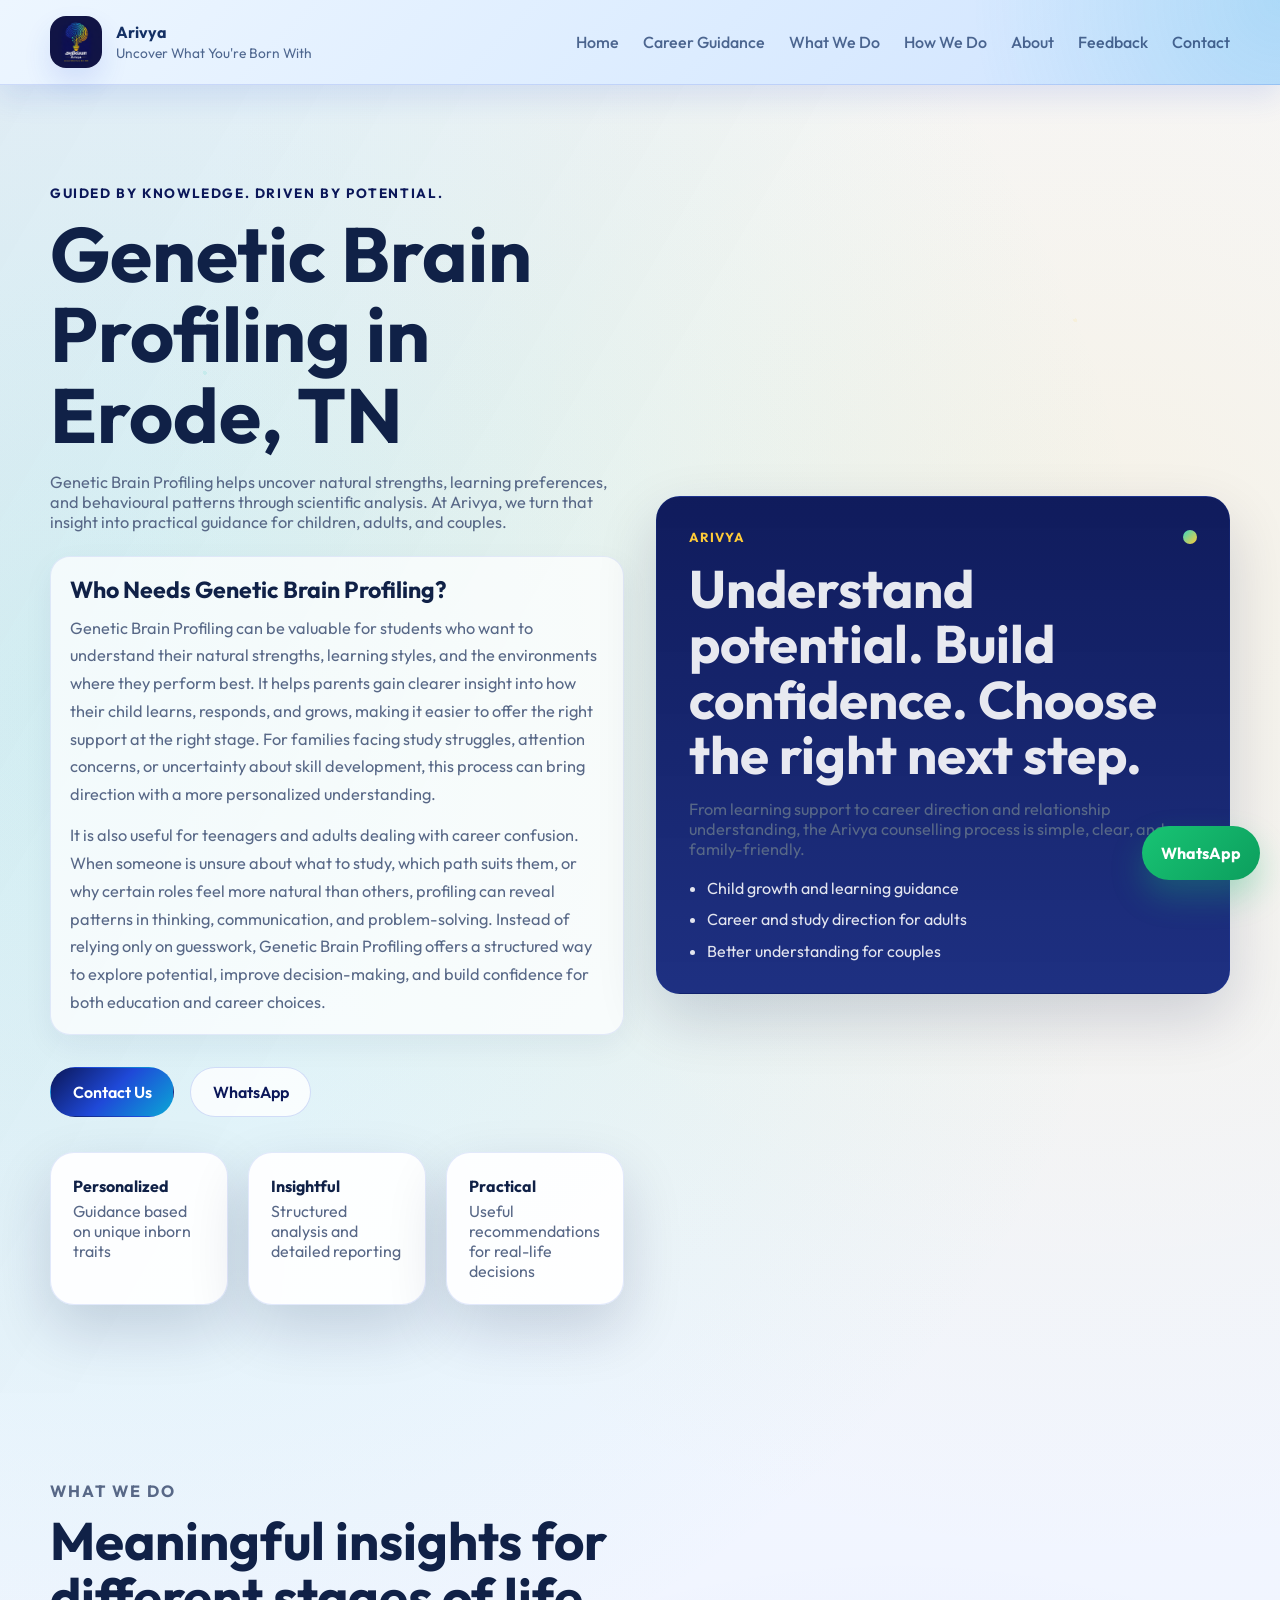
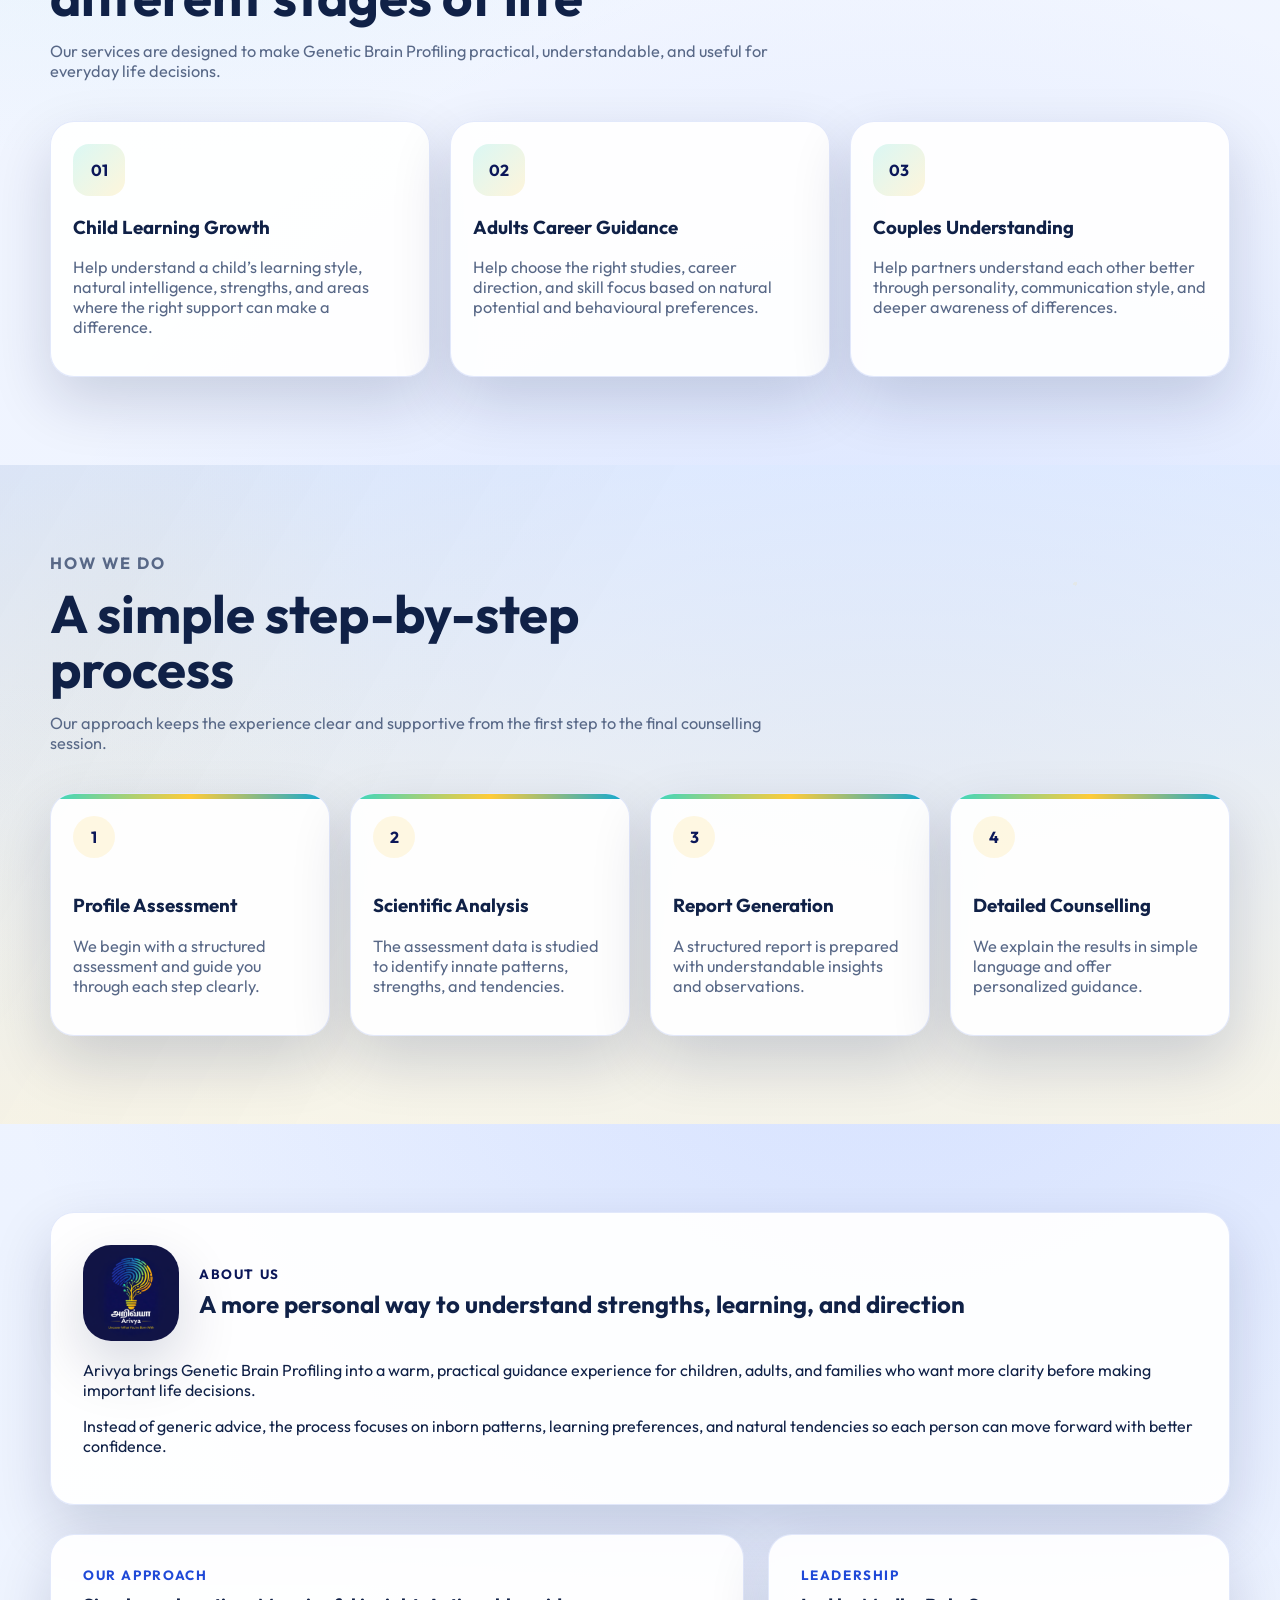
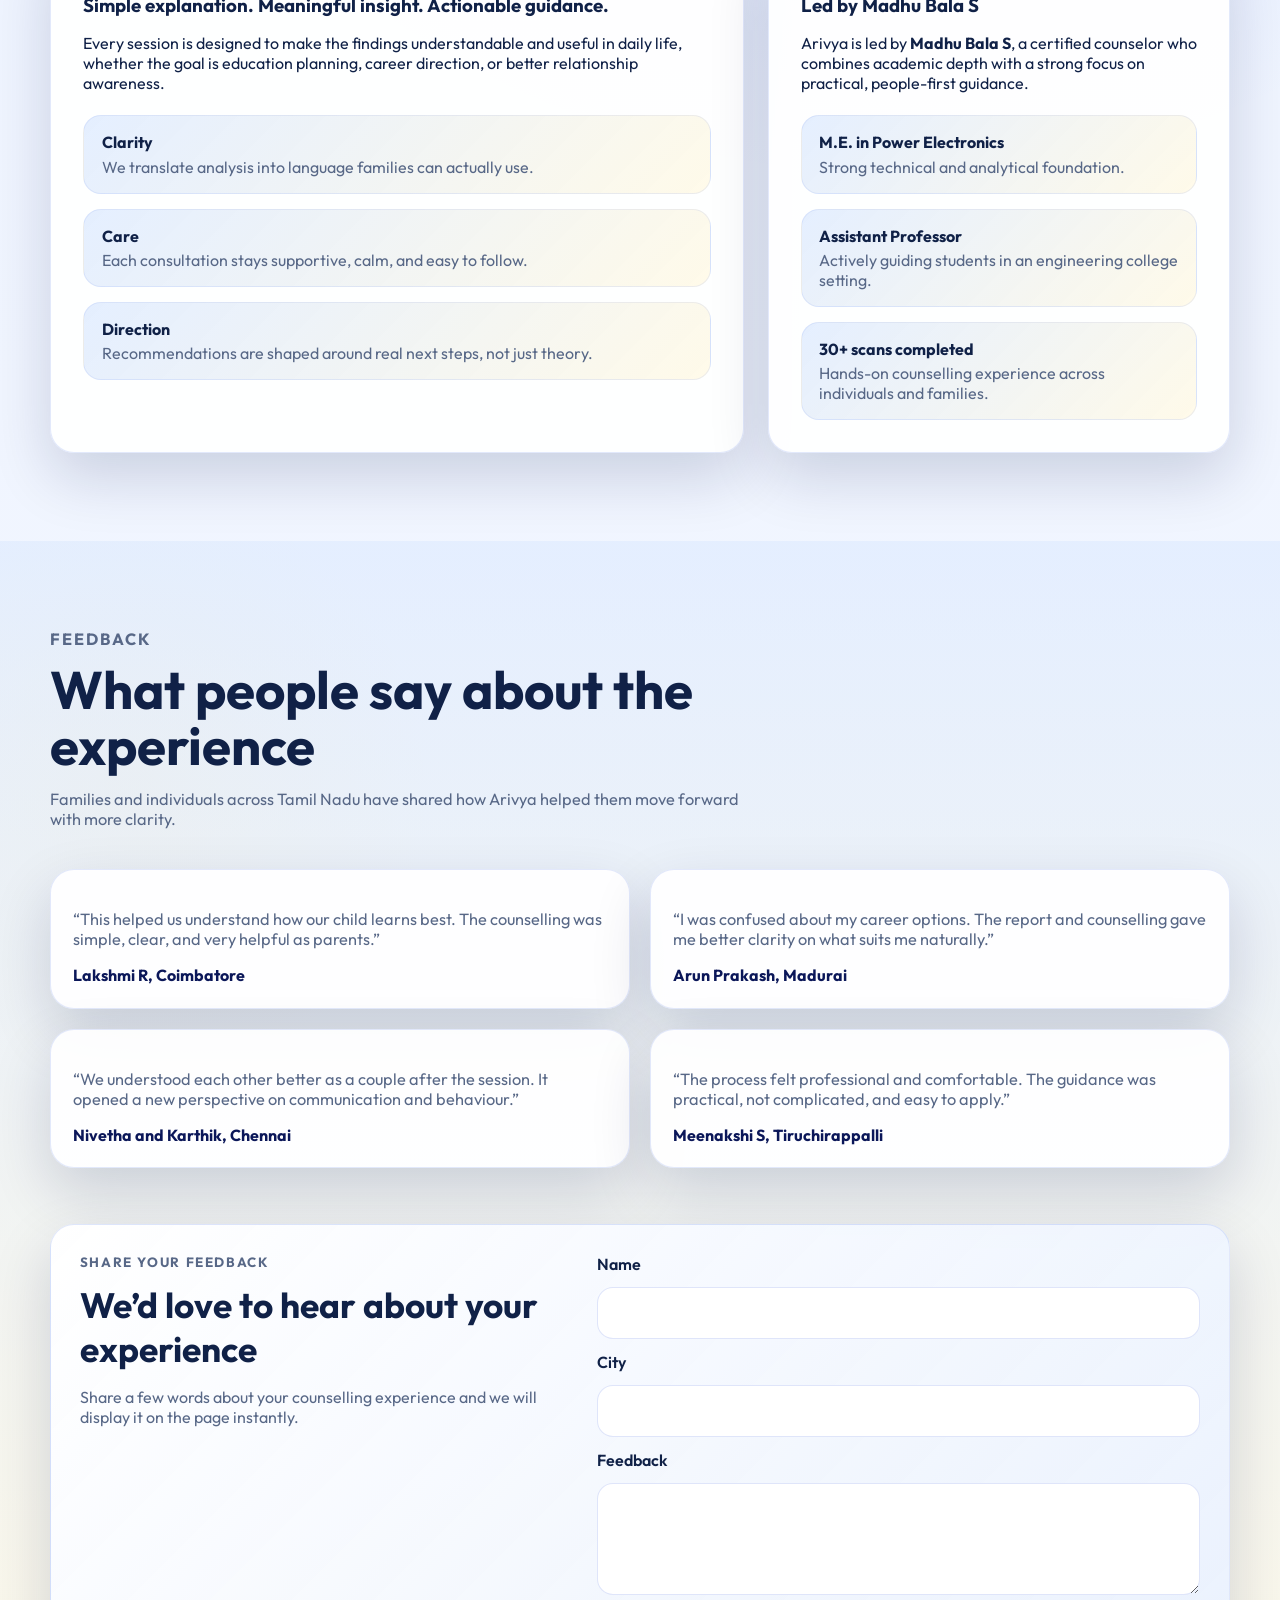
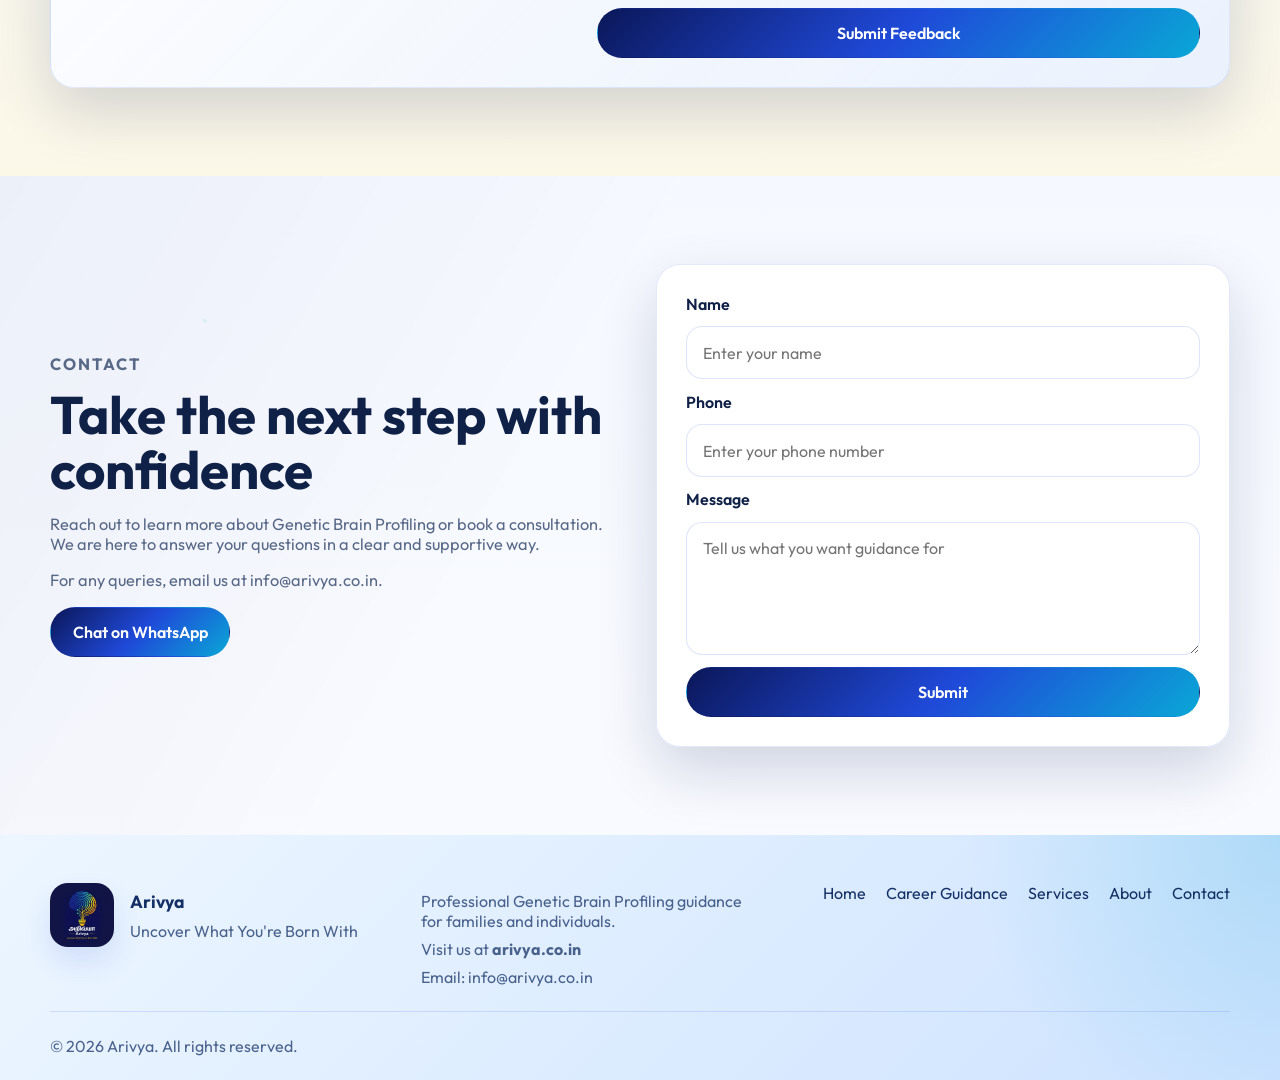
<file: index.html>
<!DOCTYPE html>
<html lang="en">
  <head>
    <meta charset="UTF-8" />
    <meta name="viewport" content="width=device-width, initial-scale=1.0" />
    <title>Genetic Brain Profiling & Personalized counselling in Erode | Arivya</title>
    <meta
      name="description"
      content="Arivya offers professional genetic brain profiling and DMIT testing in Erode to help understand strengths, learning styles, and career paths."
    />
    <link rel="preconnect" href="https://fonts.googleapis.com" />
    <link rel="preconnect" href="https://fonts.gstatic.com" crossorigin />
    <link
      href="https://fonts.googleapis.com/css2?family=Outfit:wght@300;400;500;600;700;800&display=swap"
      rel="stylesheet"
    />
    <link rel="apple-touch-icon" sizes="180x180" href="apple-touch-icon.png" />
    <link rel="icon" type="image/png" sizes="32x32" href="favicon-32x32.png" />
    <link rel="icon" type="image/png" sizes="16x16" href="favicon-16x16.png" />
    <link rel="icon" href="favicon.ico" />
    <link rel="manifest" href="site.webmanifest" />
    <link rel="stylesheet" href="style.css" />
  </head>
  <body>
    <header class="site-header">
      <div class="container nav-bar">
        <a href="#home" class="brand">
          <img class="brand-logo" src="assets/arivya_logo_new.png" alt="Arivya logo" />
          <span class="brand-text">
            <strong>Arivya</strong>
            <span>Uncover What You're Born With</span>
          </span>
        </a>

        <button class="nav-toggle" type="button" aria-label="Toggle navigation" aria-expanded="false">
          <span></span>
          <span></span>
          <span></span>
        </button>

        <nav class="nav-links">
          <a href="#home">Home</a>
          <a href="career-guidance-students-erode.html">Career Guidance</a>
          <a href="#services">What We Do</a>
          <a href="#process">How We Do</a>
          <a href="#about">About</a>
          <a href="#testimonials">Feedback</a>
          <a href="#contact">Contact</a>
        </nav>
      </div>
    </header>

    <main>
      <section class="hero section fingerprint-bg" id="home">
        <div class="container hero-grid">
          <div class="hero-content reveal">
            <p class="section-tag">Guided by Knowledge. Driven by Potential.</p>
            <h1>Genetic Brain Profiling in Erode, TN</h1>
            <p class="hero-text">
              Genetic Brain Profiling helps uncover natural strengths, learning preferences,
              and behavioural patterns through scientific analysis. At Arivya,
              we turn that insight into practical guidance for children, adults, and couples.
            </p>
            <section class="hero-seo-block" aria-labelledby="who-needs-genetic-brain-profiling">
              <h2 id="who-needs-genetic-brain-profiling">Who Needs Genetic Brain Profiling?</h2>
              <p>
                Genetic Brain Profiling can be valuable for students who want to understand
                their natural strengths, learning styles, and the environments where they
                perform best. It helps parents gain clearer insight into how their child
                learns, responds, and grows, making it easier to offer the right support at
                the right stage. For families facing study struggles, attention concerns, or
                uncertainty about skill development, this process can bring direction with a
                more personalized understanding.
              </p>
              <p>
                It is also useful for teenagers and adults dealing with career confusion.
                When someone is unsure about what to study, which path suits them, or why
                certain roles feel more natural than others, profiling can reveal patterns in
                thinking, communication, and problem-solving. Instead of relying only on
                guesswork, Genetic Brain Profiling offers a structured way to explore
                potential, improve decision-making, and build confidence for both education
                and career choices.
              </p>
            </section>
            <div class="hero-actions">
              <a class="btn btn-primary" href="#contact">Contact Us</a>
              <a class="btn btn-secondary" href="https://wa.me/919976723540" target="_blank" rel="noopener">WhatsApp</a>
            </div>
            <div class="hero-highlights">
              <div class="highlight-card">
                <strong>Personalized</strong>
                <span>Guidance based on unique inborn traits</span>
              </div>
              <div class="highlight-card">
                <strong>Insightful</strong>
                <span>Structured analysis and detailed reporting</span>
              </div>
              <div class="highlight-card">
                <strong>Practical</strong>
                <span>Useful recommendations for real-life decisions</span>
              </div>
            </div>
          </div>

          <div class="hero-visual reveal">
            <div class="hero-card">
              <div class="hero-card-top">
                <span class="mini-label">Arivya</span>
                <span class="mini-dot"></span>
              </div>
              <h2>Understand potential. Build confidence. Choose the right next step.</h2>
              <p>
                From learning support to career direction and relationship understanding,
                the Arivya counselling process is simple, clear, and family-friendly.
              </p>
              <ul class="hero-points">
                <li>Child growth and learning guidance</li>
                <li>Career and study direction for adults</li>
                <li>Better understanding for couples</li>
              </ul>
            </div>
          </div>
        </div>
      </section>

      <section class="services section" id="services">
        <div class="container">
          <div class="section-heading reveal">
            <p class="section-tag">What We Do</p>
            <h2>Meaningful insights for different stages of life</h2>
            <p>
              Our services are designed to make Genetic Brain Profiling practical,
              understandable, and useful for everyday life decisions.
            </p>
          </div>

          <div class="card-grid">
            <article class="info-card reveal">
              <div class="card-icon">01</div>
              <h3>Child Learning Growth</h3>
              <p>
                Help understand a child’s learning style, natural intelligence,
                strengths, and areas where the right support can make a difference.
              </p>
            </article>

            <article class="info-card reveal">
              <div class="card-icon">02</div>
              <h3>Adults Career Guidance</h3>
              <p>
                Help choose the right studies, career direction, and skill focus
                based on natural potential and behavioural preferences.
              </p>
            </article>

            <article class="info-card reveal">
              <div class="card-icon">03</div>
              <h3>Couples Understanding</h3>
              <p>
                Help partners understand each other better through personality,
                communication style, and deeper awareness of differences.
              </p>
            </article>
          </div>
        </div>
      </section>

      <section class="process section fingerprint-bg soft-section" id="process">
        <div class="container">
          <div class="section-heading reveal">
            <p class="section-tag">How We Do</p>
            <h2>A simple step-by-step process</h2>
            <p>
              Our approach keeps the experience clear and supportive from the first
              step to the final counselling session.
            </p>
          </div>

          <div class="steps-layout">
            <article class="step-card reveal">
              <span class="step-number">1</span>
              <h3>Profile Assessment</h3>
              <p>We begin with a structured assessment and guide you through each step clearly.</p>
            </article>

            <article class="step-card reveal">
              <span class="step-number">2</span>
              <h3>Scientific Analysis</h3>
              <p>The assessment data is studied to identify innate patterns, strengths, and tendencies.</p>
            </article>

            <article class="step-card reveal">
              <span class="step-number">3</span>
              <h3>Report Generation</h3>
              <p>A structured report is prepared with understandable insights and observations.</p>
            </article>

            <article class="step-card reveal">
              <span class="step-number">4</span>
              <h3>Detailed Counselling</h3>
              <p>We explain the results in simple language and offer personalized guidance.</p>
            </article>
          </div>
        </div>
      </section>

      <section class="about section" id="about">
        <div class="container about-shell">
          <div class="about-intro reveal">
            <div class="about-brand-lockup">
              <img class="section-logo" src="assets/arivya_logo_new.png" alt="Arivya logo" />
              <div>
                <p class="section-tag">About Us</p>
                <h2>A more personal way to understand strengths, learning, and direction</h2>
              </div>
            </div>
            <p>
              Arivya brings Genetic Brain Profiling into a warm, practical guidance experience for
              children, adults, and families who want more clarity before making important life decisions.
            </p>
            <p>
              Instead of generic advice, the process focuses on inborn patterns, learning preferences,
              and natural tendencies so each person can move forward with better confidence.
            </p>
          </div>

          <div class="about-story">
            <article class="about-panel reveal">
              <p class="about-kicker">Our Approach</p>
              <h3>Simple explanation. Meaningful insight. Actionable guidance.</h3>
              <p>
                Every session is designed to make the findings understandable and useful in daily life,
                whether the goal is education planning, career direction, or better relationship awareness.
              </p>
              <div class="about-points">
                <div class="about-point">
                  <strong>Clarity</strong>
                  <span>We translate analysis into language families can actually use.</span>
                </div>
                <div class="about-point">
                  <strong>Care</strong>
                  <span>Each consultation stays supportive, calm, and easy to follow.</span>
                </div>
                <div class="about-point">
                  <strong>Direction</strong>
                  <span>Recommendations are shaped around real next steps, not just theory.</span>
                </div>
              </div>
            </article>

            <aside class="about-profile reveal">
              <p class="about-kicker">Leadership</p>
              <h3>Led by Madhu Bala S</h3>
              <p>
                Arivya is led by <strong>Madhu Bala S</strong>, a certified counselor who combines
                academic depth with a strong focus on practical, people-first guidance.
              </p>
              <div class="profile-list">
                <div class="profile-item">
                  <strong>M.E. in Power Electronics</strong>
                  <span>Strong technical and analytical foundation.</span>
                </div>
                <div class="profile-item">
                  <strong>Assistant Professor</strong>
                  <span>Actively guiding students in an engineering college setting.</span>
                </div>
                <div class="profile-item">
                  <strong>30+ scans completed</strong>
                  <span>Hands-on counselling experience across individuals and families.</span>
                </div>
              </div>
            </aside>
          </div>
        </div>
      </section>

      <section class="testimonials section soft-section" id="testimonials">
        <div class="container">
          <div class="section-heading reveal">
            <p class="section-tag">Feedback</p>
            <h2>What people say about the experience</h2>
            <p>Families and individuals across Tamil Nadu have shared how Arivya helped them move forward with more clarity.</p>
          </div>

          <div class="testimonial-grid" id="feedbackWall">
            <article class="testimonial-card reveal">
              <p>Loading the latest feedback...</p>
              <h3>Arivya</h3>
            </article>
          </div>

          <div class="feedback-actions">
            <a class="btn btn-secondary" id="feedbackViewAll" href="feedback.html" hidden>View All Feedback</a>
          </div>

          <div class="feedback-box reveal">
            <div class="feedback-copy">
              <p class="section-tag">Share Your Feedback</p>
              <h3>We’d love to hear about your experience</h3>
              <p>
                Share a few words about your counselling experience and we will display it on the page instantly.
              </p>
            </div>

            <form class="feedback-form" id="feedbackForm">
              <label for="feedbackName">Name</label>
              <input id="feedbackName" name="feedbackName" type="text" required />

              <label for="feedbackCity">City</label>
              <input id="feedbackCity" name="feedbackCity" type="text" required />

              <label for="feedbackMessage">Feedback</label>
              <textarea id="feedbackMessage" name="feedbackMessage" rows="4" required></textarea>

              <button class="btn btn-primary" type="submit">Submit Feedback</button>
            </form>
          </div>
        </div>
      </section>

      <section class="contact section fingerprint-bg" id="contact">
        <div class="container contact-grid">
          <div class="contact-copy reveal">
            <p class="section-tag">Contact</p>
            <h2>Take the next step with confidence</h2>
            <p>
              Reach out to learn more about Genetic Brain Profiling or book a consultation.
              We are here to answer your questions in a clear and supportive way.
            </p>
            <p>
              For any queries, email us at
              <a href="mailto:info@arivya.co.in">info@arivya.co.in</a>.
            </p>
            <a class="btn btn-primary" href="https://wa.me/919976723540" target="_blank" rel="noopener">Chat on WhatsApp</a>
          </div>

          <form class="contact-form reveal" id="contactForm">
            <label for="name">Name</label>
            <input id="name" name="name" type="text" placeholder="Enter your name" required />

            <label for="phone">Phone</label>
            <input id="phone" name="phone" type="tel" placeholder="Enter your phone number" required />

            <label for="message">Message</label>
            <textarea id="message" name="message" rows="5" placeholder="Tell us what you want guidance for" required></textarea>

            <button class="btn btn-primary" type="submit">Submit</button>
          </form>
        </div>
      </section>
    </main>

    <footer class="site-footer">
      <div class="container footer-wrap">
        <div class="footer-brand">
          <img class="footer-logo" src="assets/arivya_logo_new.png" alt="Arivya logo" />
          <div>
            <strong>Arivya</strong>
            <p>Uncover What You're Born With</p>
          </div>
        </div>
        <div class="footer-copy">
          <p>Professional Genetic Brain Profiling guidance for families and individuals.</p>
          <p>Visit us at <strong>arivya.co.in</strong></p>
          <p>Email: <a href="mailto:info@arivya.co.in">info@arivya.co.in</a></p>
        </div>
        <div class="footer-links">
          <a href="#home">Home</a>
          <a href="career-guidance-students-erode.html">Career Guidance</a>
          <a href="#services">Services</a>
          <a href="#about">About</a>
          <a href="#contact">Contact</a>
        </div>
      </div>
      <div class="container footer-bottom">
        <p>© 2026 Arivya. All rights reserved.</p>
      </div>
    </footer>

    <a
      class="whatsapp-float"
      href="https://wa.me/919976723540"
      target="_blank"
      rel="noopener"
      aria-label="Chat on WhatsApp"
    >
      WhatsApp
    </a>

    <script src="script.js"></script>
  </body>
</html>
</file>
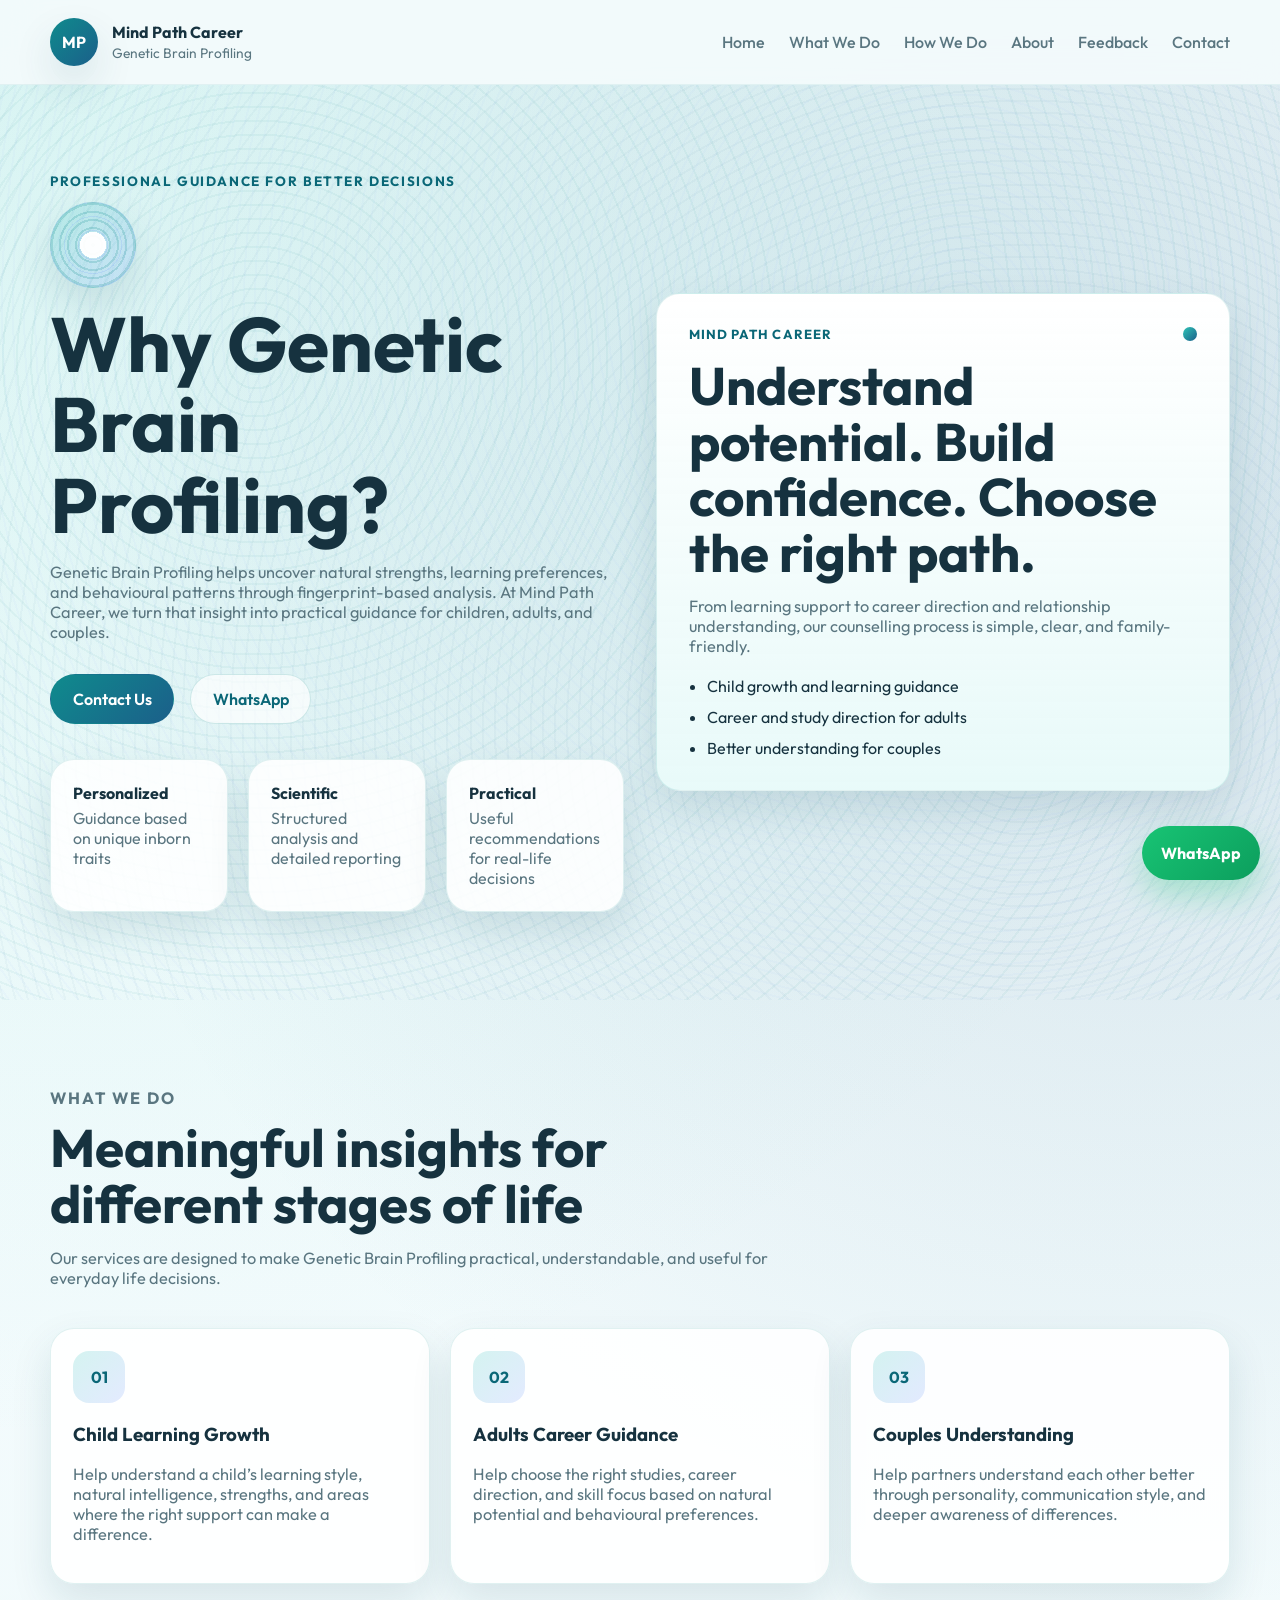
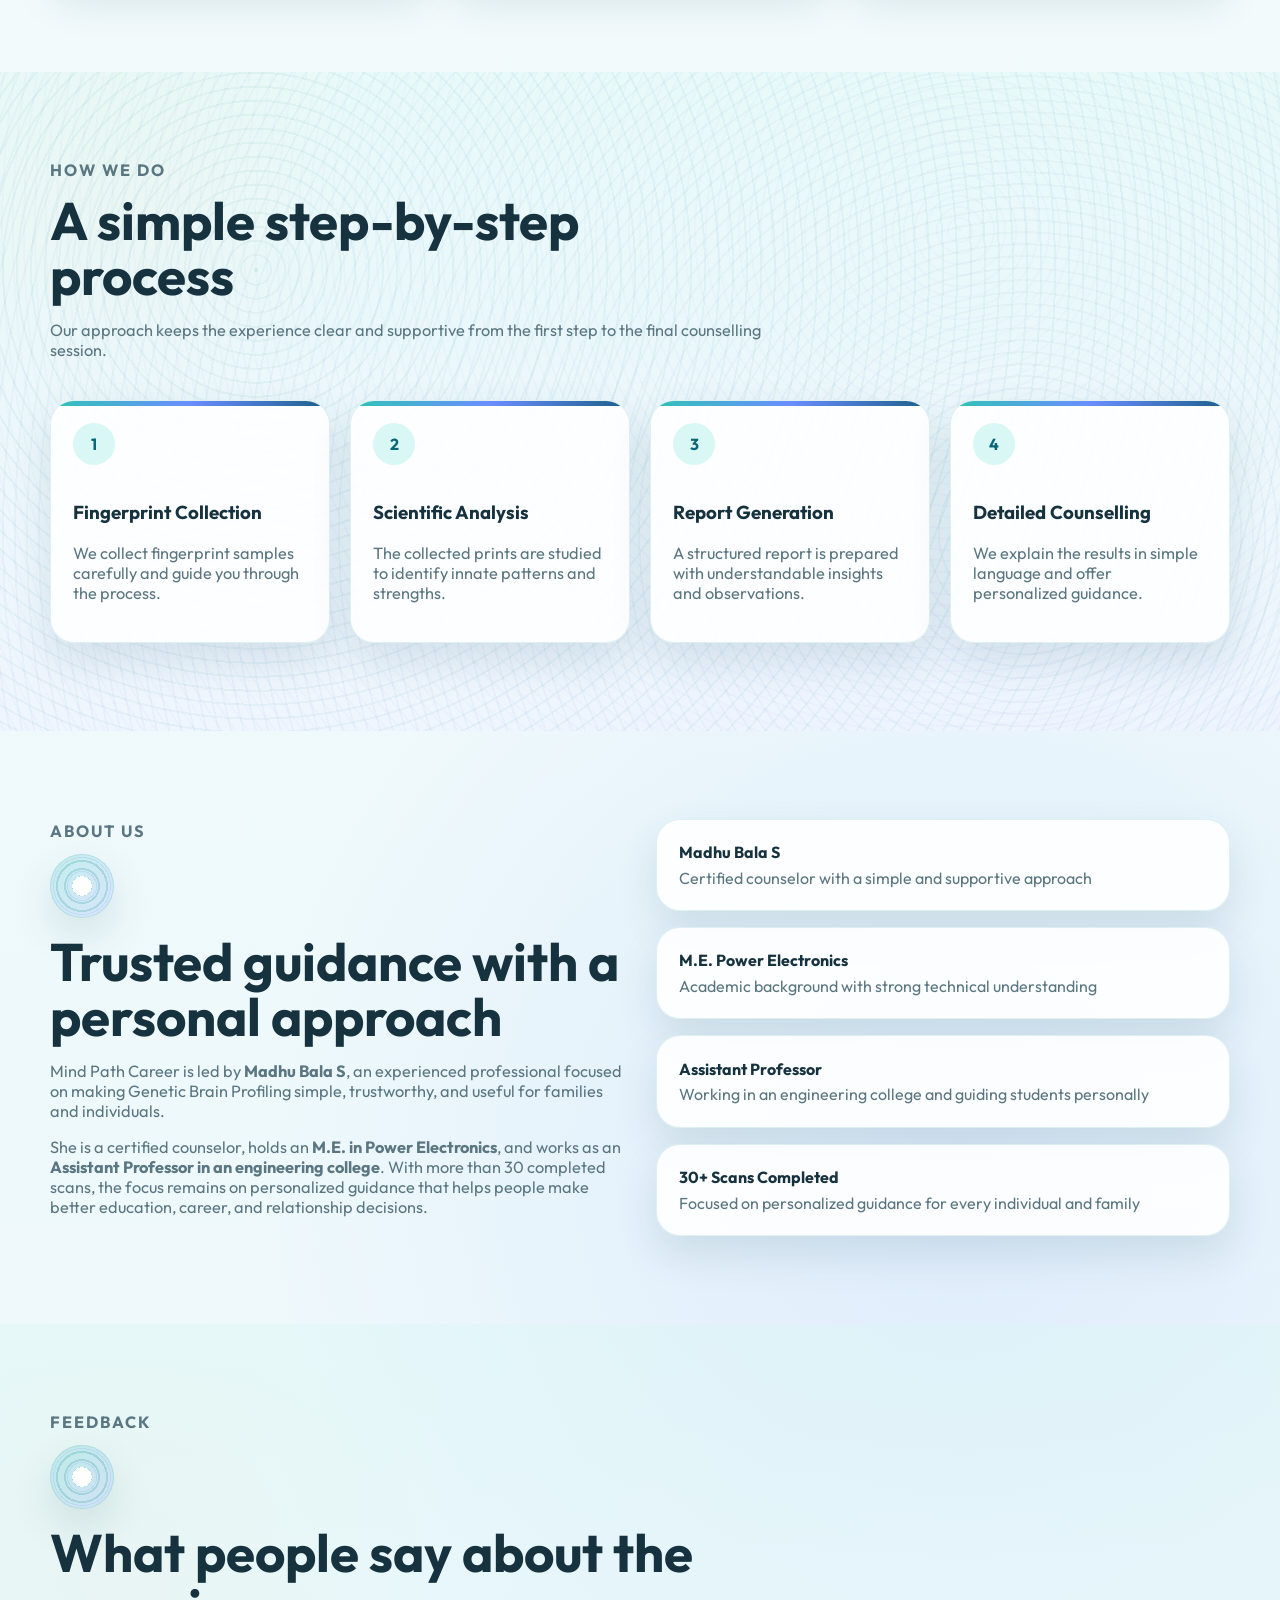
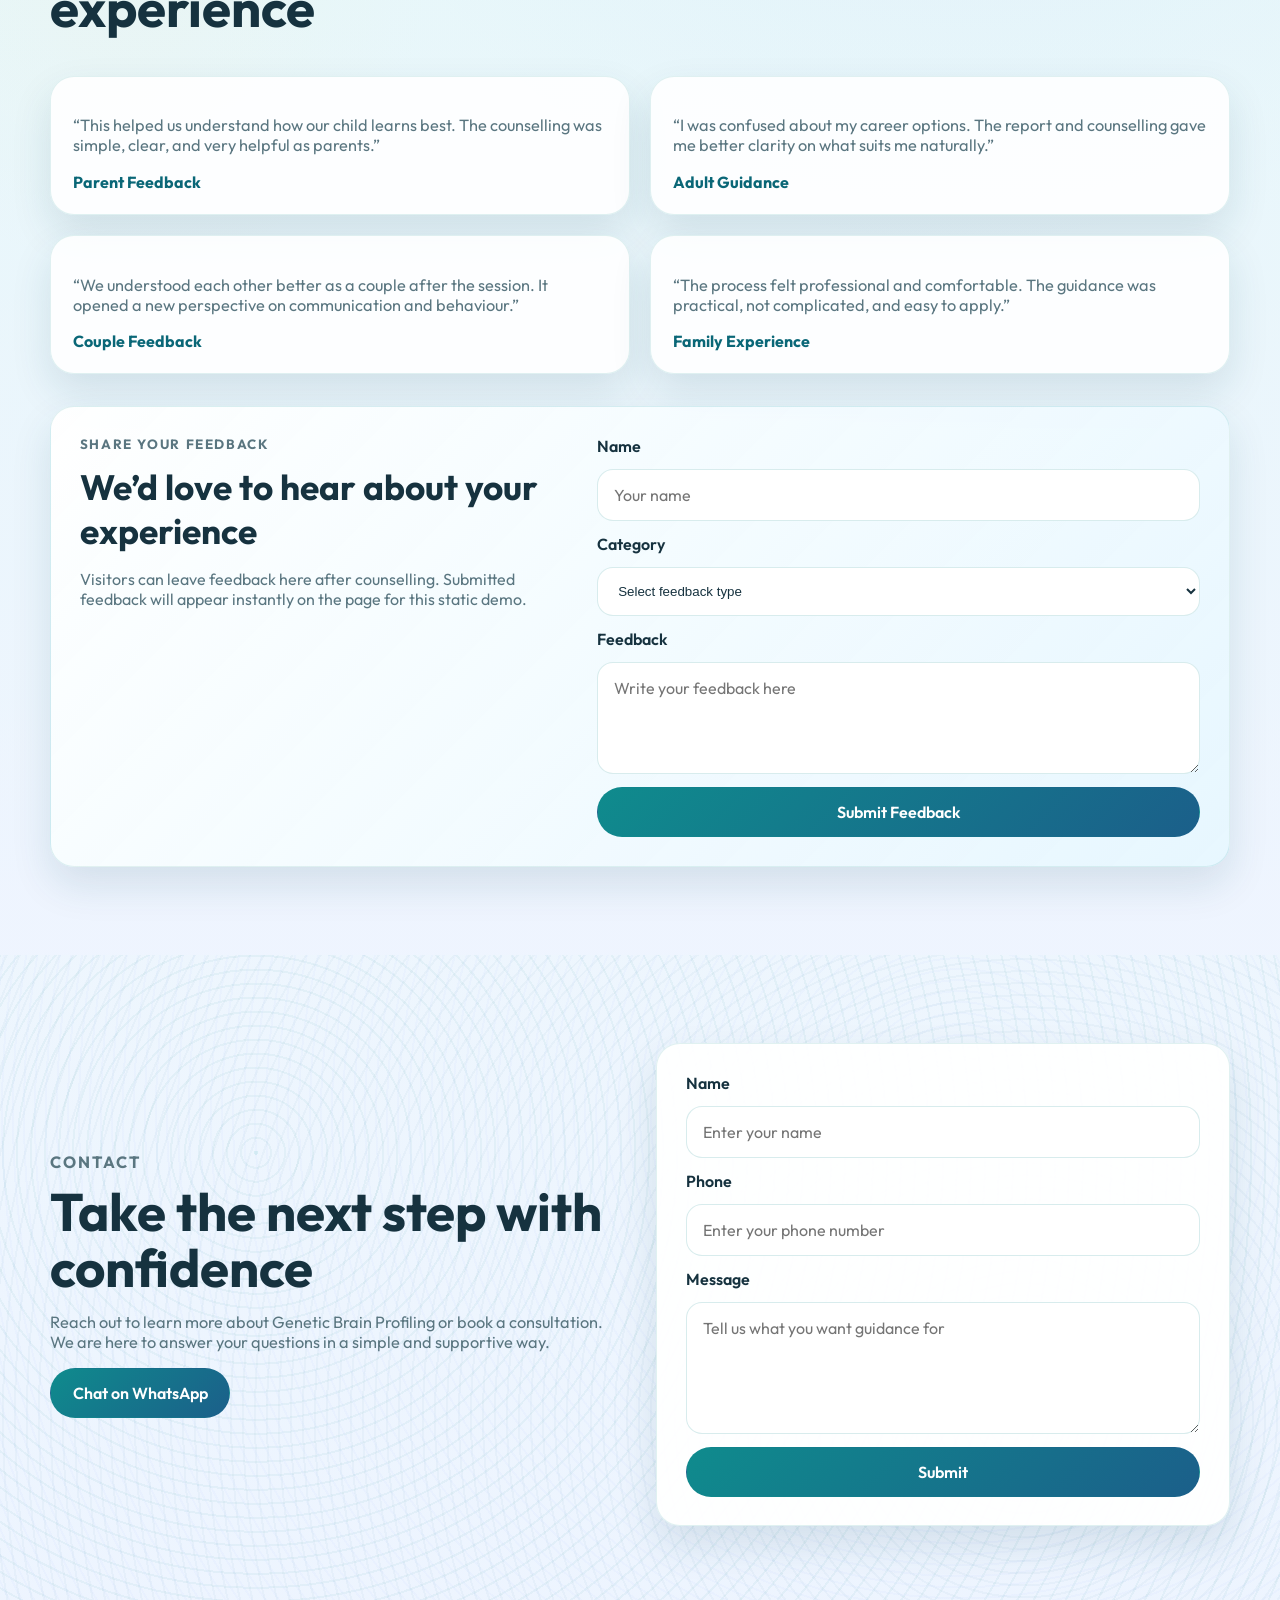
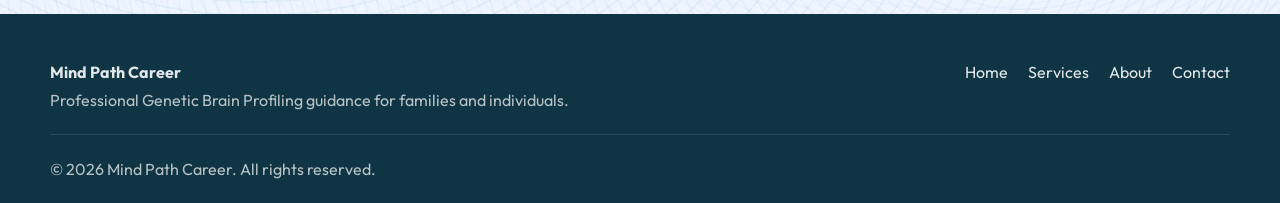
<file: GBP_Website/index.html>
<!DOCTYPE html>
<html lang="en">
  <head>
    <meta charset="UTF-8" />
    <meta name="viewport" content="width=device-width, initial-scale=1.0" />
    <title>Mind Path Career | Genetic Brain Profiling</title>
    <meta
      name="description"
      content="Mind Path Career helps families, adults, and couples gain clarity through Genetic Brain Profiling with scientific analysis and personalized counselling."
    />
    <link rel="preconnect" href="https://fonts.googleapis.com" />
    <link rel="preconnect" href="https://fonts.gstatic.com" crossorigin />
    <link
      href="https://fonts.googleapis.com/css2?family=Outfit:wght@300;400;500;600;700;800&display=swap"
      rel="stylesheet"
    />
    <link rel="stylesheet" href="style.css" />
  </head>
  <body>
    <header class="site-header">
      <div class="container nav-bar">
        <a href="#home" class="brand">
          <span class="brand-badge">MP</span>
          <span class="brand-text">
            <strong>Mind Path Career</strong>
            <span>Genetic Brain Profiling</span>
          </span>
        </a>

        <button class="nav-toggle" type="button" aria-label="Toggle navigation" aria-expanded="false">
          <span></span>
          <span></span>
          <span></span>
        </button>

        <nav class="nav-links">
          <a href="#home">Home</a>
          <a href="#services">What We Do</a>
          <a href="#process">How We Do</a>
          <a href="#about">About</a>
          <a href="#testimonials">Feedback</a>
          <a href="#contact">Contact</a>
        </nav>
      </div>
    </header>

    <main>
      <section class="hero section fingerprint-bg" id="home">
        <div class="container hero-grid">
          <div class="hero-content reveal">
            <p class="section-tag">Professional Guidance for Better Decisions</p>
            <div class="fingerprint-logo" aria-hidden="true"></div>
            <h1>Why Genetic Brain Profiling?</h1>
            <p class="hero-text">
              Genetic Brain Profiling helps uncover natural strengths, learning preferences,
              and behavioural patterns through fingerprint-based analysis. At Mind Path Career,
              we turn that insight into practical guidance for children, adults, and couples.
            </p>
            <div class="hero-actions">
              <a class="btn btn-primary" href="#contact">Contact Us</a>
              <a class="btn btn-secondary" href="https://wa.me/911234567890" target="_blank" rel="noopener">WhatsApp</a>
            </div>
            <div class="hero-highlights">
              <div class="highlight-card">
                <strong>Personalized</strong>
                <span>Guidance based on unique inborn traits</span>
              </div>
              <div class="highlight-card">
                <strong>Scientific</strong>
                <span>Structured analysis and detailed reporting</span>
              </div>
              <div class="highlight-card">
                <strong>Practical</strong>
                <span>Useful recommendations for real-life decisions</span>
              </div>
            </div>
          </div>

          <div class="hero-visual reveal">
            <div class="hero-card">
              <div class="hero-card-top">
                <span class="mini-label">Mind Path Career</span>
                <span class="mini-dot"></span>
              </div>
              <h2>Understand potential. Build confidence. Choose the right path.</h2>
              <p>
                From learning support to career direction and relationship understanding,
                our counselling process is simple, clear, and family-friendly.
              </p>
              <ul class="hero-points">
                <li>Child growth and learning guidance</li>
                <li>Career and study direction for adults</li>
                <li>Better understanding for couples</li>
              </ul>
            </div>
          </div>
        </div>
      </section>

      <section class="services section" id="services">
        <div class="container">
          <div class="section-heading reveal">
            <p class="section-tag">What We Do</p>
            <h2>Meaningful insights for different stages of life</h2>
            <p>
              Our services are designed to make Genetic Brain Profiling practical,
              understandable, and useful for everyday life decisions.
            </p>
          </div>

          <div class="card-grid">
            <article class="info-card reveal">
              <div class="card-icon">01</div>
              <h3>Child Learning Growth</h3>
              <p>
                Help understand a child’s learning style, natural intelligence,
                strengths, and areas where the right support can make a difference.
              </p>
            </article>

            <article class="info-card reveal">
              <div class="card-icon">02</div>
              <h3>Adults Career Guidance</h3>
              <p>
                Help choose the right studies, career direction, and skill focus
                based on natural potential and behavioural preferences.
              </p>
            </article>

            <article class="info-card reveal">
              <div class="card-icon">03</div>
              <h3>Couples Understanding</h3>
              <p>
                Help partners understand each other better through personality,
                communication style, and deeper awareness of differences.
              </p>
            </article>
          </div>
        </div>
      </section>

      <section class="process section fingerprint-bg soft-section" id="process">
        <div class="container">
          <div class="section-heading reveal">
            <p class="section-tag">How We Do</p>
            <h2>A simple step-by-step process</h2>
            <p>
              Our approach keeps the experience clear and supportive from the first
              step to the final counselling session.
            </p>
          </div>

          <div class="steps-layout">
            <article class="step-card reveal">
              <span class="step-number">1</span>
              <h3>Fingerprint Collection</h3>
              <p>We collect fingerprint samples carefully and guide you through the process.</p>
            </article>

            <article class="step-card reveal">
              <span class="step-number">2</span>
              <h3>Scientific Analysis</h3>
              <p>The collected prints are studied to identify innate patterns and strengths.</p>
            </article>

            <article class="step-card reveal">
              <span class="step-number">3</span>
              <h3>Report Generation</h3>
              <p>A structured report is prepared with understandable insights and observations.</p>
            </article>

            <article class="step-card reveal">
              <span class="step-number">4</span>
              <h3>Detailed Counselling</h3>
              <p>We explain the results in simple language and offer personalized guidance.</p>
            </article>
          </div>
        </div>
      </section>

      <section class="about section" id="about">
        <div class="container about-grid">
          <div class="about-content reveal">
            <p class="section-tag">About Us</p>
            <div class="fingerprint-logo fingerprint-logo-small" aria-hidden="true"></div>
            <h2>Trusted guidance with a personal approach</h2>
            <p>
              Mind Path Career is led by <strong>Madhu Bala S</strong>, an experienced
              professional focused on making Genetic Brain Profiling simple,
              trustworthy, and useful for families and individuals.
            </p>
            <p>
              She is a certified counselor, holds an <strong>M.E. in Power Electronics</strong>,
              and works as an <strong>Assistant Professor in an engineering college</strong>.
              With more than 30 completed scans, the focus remains on personalized
              guidance that helps people make better education, career, and relationship decisions.
            </p>
          </div>

          <div class="about-stats reveal">
            <div class="stat-card">
              <strong>Madhu Bala S</strong>
              <span>Certified counselor with a simple and supportive approach</span>
            </div>
            <div class="stat-card">
              <strong>M.E. Power Electronics</strong>
              <span>Academic background with strong technical understanding</span>
            </div>
            <div class="stat-card">
              <strong>Assistant Professor</strong>
              <span>Working in an engineering college and guiding students personally</span>
            </div>
            <div class="stat-card">
              <strong>30+ Scans Completed</strong>
              <span>Focused on personalized guidance for every individual and family</span>
            </div>
          </div>
        </div>
      </section>

      <section class="testimonials section soft-section" id="testimonials">
        <div class="container">
          <div class="section-heading reveal">
            <p class="section-tag">Feedback</p>
            <div class="fingerprint-logo fingerprint-logo-small" aria-hidden="true"></div>
            <h2>What people say about the experience</h2>
          </div>

          <div class="testimonial-grid" id="feedbackWall">
            <article class="testimonial-card reveal">
              <p>
                “This helped us understand how our child learns best. The counselling
                was simple, clear, and very helpful as parents.”
              </p>
              <h3>Parent Feedback</h3>
            </article>

            <article class="testimonial-card reveal">
              <p>
                “I was confused about my career options. The report and counselling
                gave me better clarity on what suits me naturally.”
              </p>
              <h3>Adult Guidance</h3>
            </article>

            <article class="testimonial-card reveal">
              <p>
                “We understood each other better as a couple after the session.
                It opened a new perspective on communication and behaviour.”
              </p>
              <h3>Couple Feedback</h3>
            </article>

            <article class="testimonial-card reveal">
              <p>
                “The process felt professional and comfortable. The guidance was
                practical, not complicated, and easy to apply.”
              </p>
              <h3>Family Experience</h3>
            </article>
          </div>

          <div class="feedback-box reveal">
            <div class="feedback-copy">
              <p class="section-tag">Share Your Feedback</p>
              <h3>We’d love to hear about your experience</h3>
              <p>
                Visitors can leave feedback here after counselling. Submitted feedback
                will appear instantly on the page for this static demo.
              </p>
            </div>

            <form class="feedback-form" id="feedbackForm">
              <label for="feedbackName">Name</label>
              <input id="feedbackName" name="feedbackName" type="text" placeholder="Your name" required />

              <label for="feedbackType">Category</label>
              <select id="feedbackType" name="feedbackType" required>
                <option value="">Select feedback type</option>
                <option value="Parent Feedback">Parent Feedback</option>
                <option value="Adult Guidance">Adult Guidance</option>
                <option value="Couple Feedback">Couple Feedback</option>
                <option value="Family Experience">Family Experience</option>
              </select>

              <label for="feedbackMessage">Feedback</label>
              <textarea
                id="feedbackMessage"
                name="feedbackMessage"
                rows="4"
                placeholder="Write your feedback here"
                required
              ></textarea>

              <button class="btn btn-primary" type="submit">Submit Feedback</button>
            </form>
          </div>
        </div>
      </section>

      <section class="contact section fingerprint-bg" id="contact">
        <div class="container contact-grid">
          <div class="contact-copy reveal">
            <p class="section-tag">Contact</p>
            <h2>Take the next step with confidence</h2>
            <p>
              Reach out to learn more about Genetic Brain Profiling or book a consultation.
              We are here to answer your questions in a simple and supportive way.
            </p>
            <a class="btn btn-primary" href="https://wa.me/919976723540" target="_blank" rel="noopener">Chat on WhatsApp</a>
          </div>

          <form class="contact-form reveal" id="contactForm">
            <label for="name">Name</label>
            <input id="name" name="name" type="text" placeholder="Enter your name" required />

            <label for="phone">Phone</label>
            <input id="phone" name="phone" type="tel" placeholder="Enter your phone number" required />

            <label for="message">Message</label>
            <textarea id="message" name="message" rows="5" placeholder="Tell us what you want guidance for" required></textarea>

            <button class="btn btn-primary" type="submit">Submit</button>
          </form>
        </div>
      </section>
    </main>

    <footer class="site-footer">
      <div class="container footer-wrap">
        <div>
          <strong>Mind Path Career</strong>
          <p>Professional Genetic Brain Profiling guidance for families and individuals.</p>
        </div>
        <div class="footer-links">
          <a href="#home">Home</a>
          <a href="#services">Services</a>
          <a href="#about">About</a>
          <a href="#contact">Contact</a>
        </div>
      </div>
      <div class="container footer-bottom">
        <p>© 2026 Mind Path Career. All rights reserved.</p>
      </div>
    </footer>

    <a
      class="whatsapp-float"
      href="https://wa.me/911234567890"
      target="_blank"
      rel="noopener"
      aria-label="Chat on WhatsApp"
    >
      WhatsApp
    </a>

    <script src="script.js"></script>
  </body>
</html>
</file>
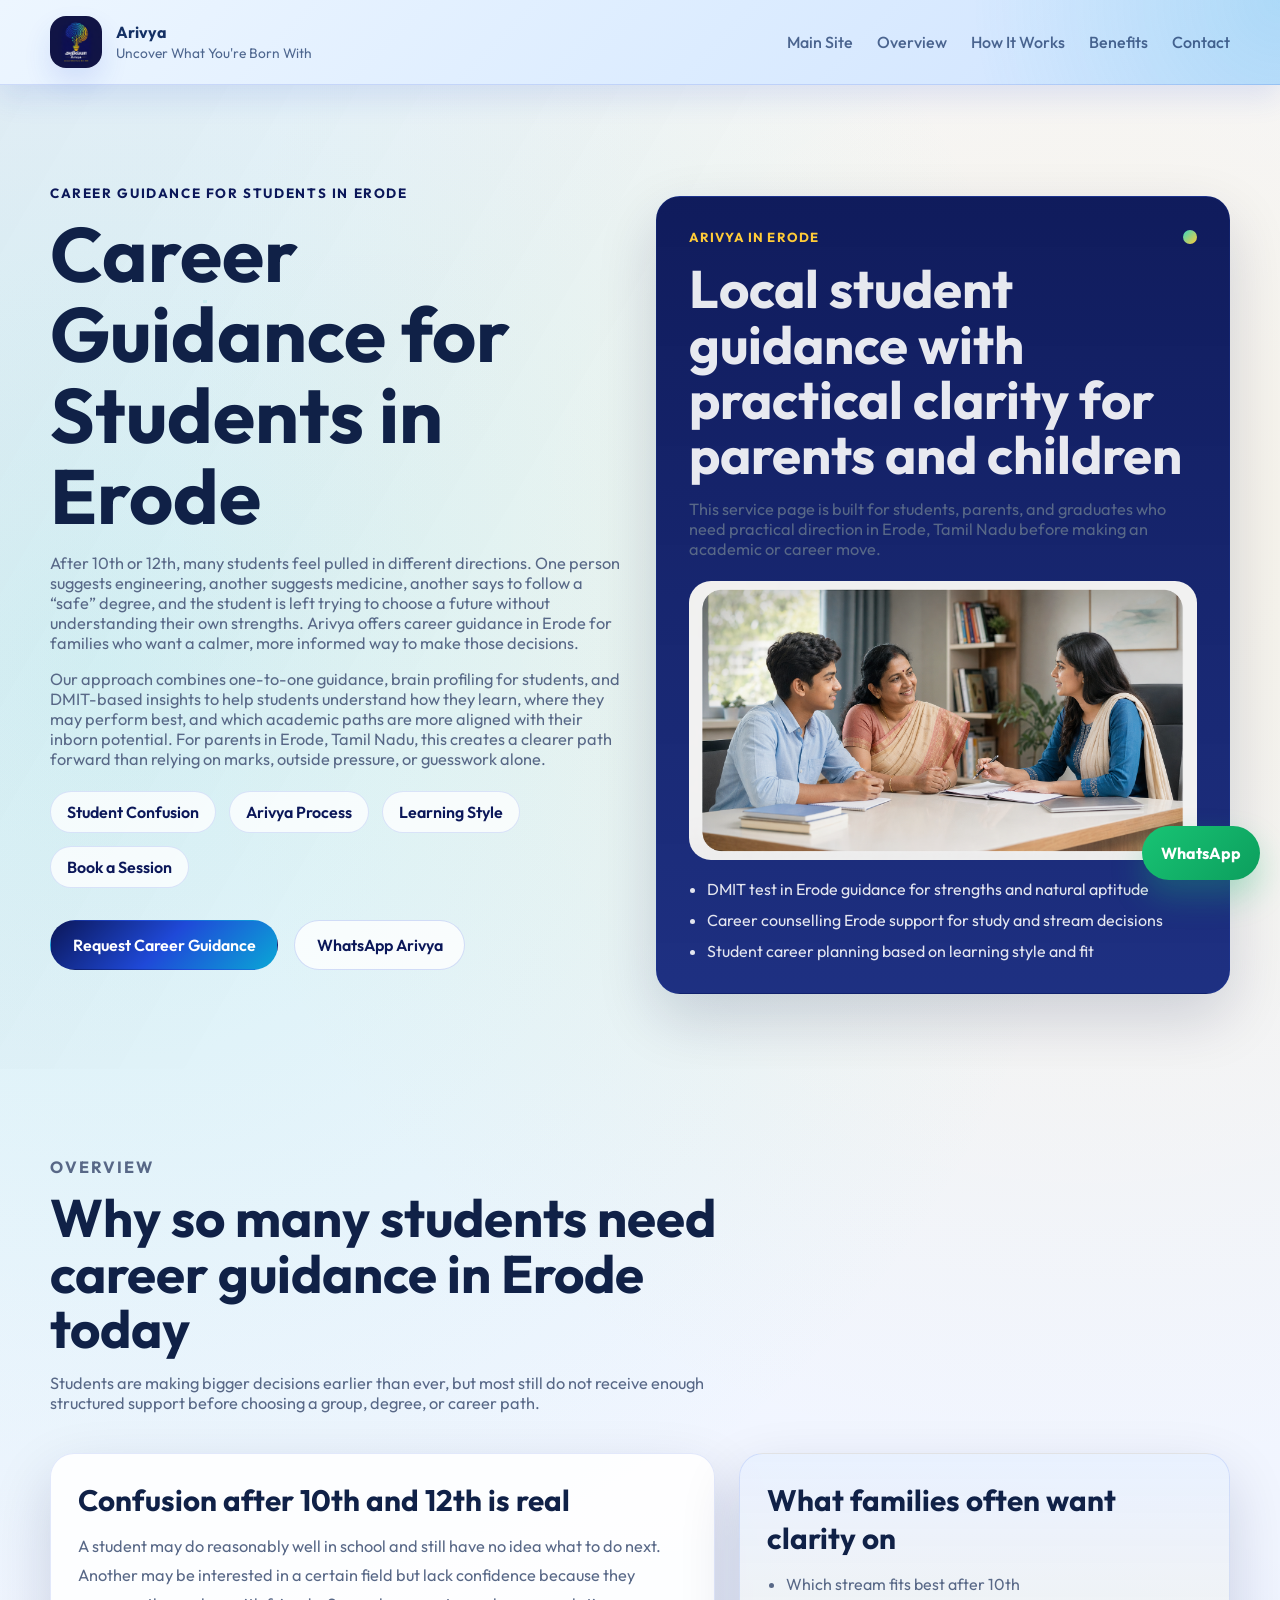
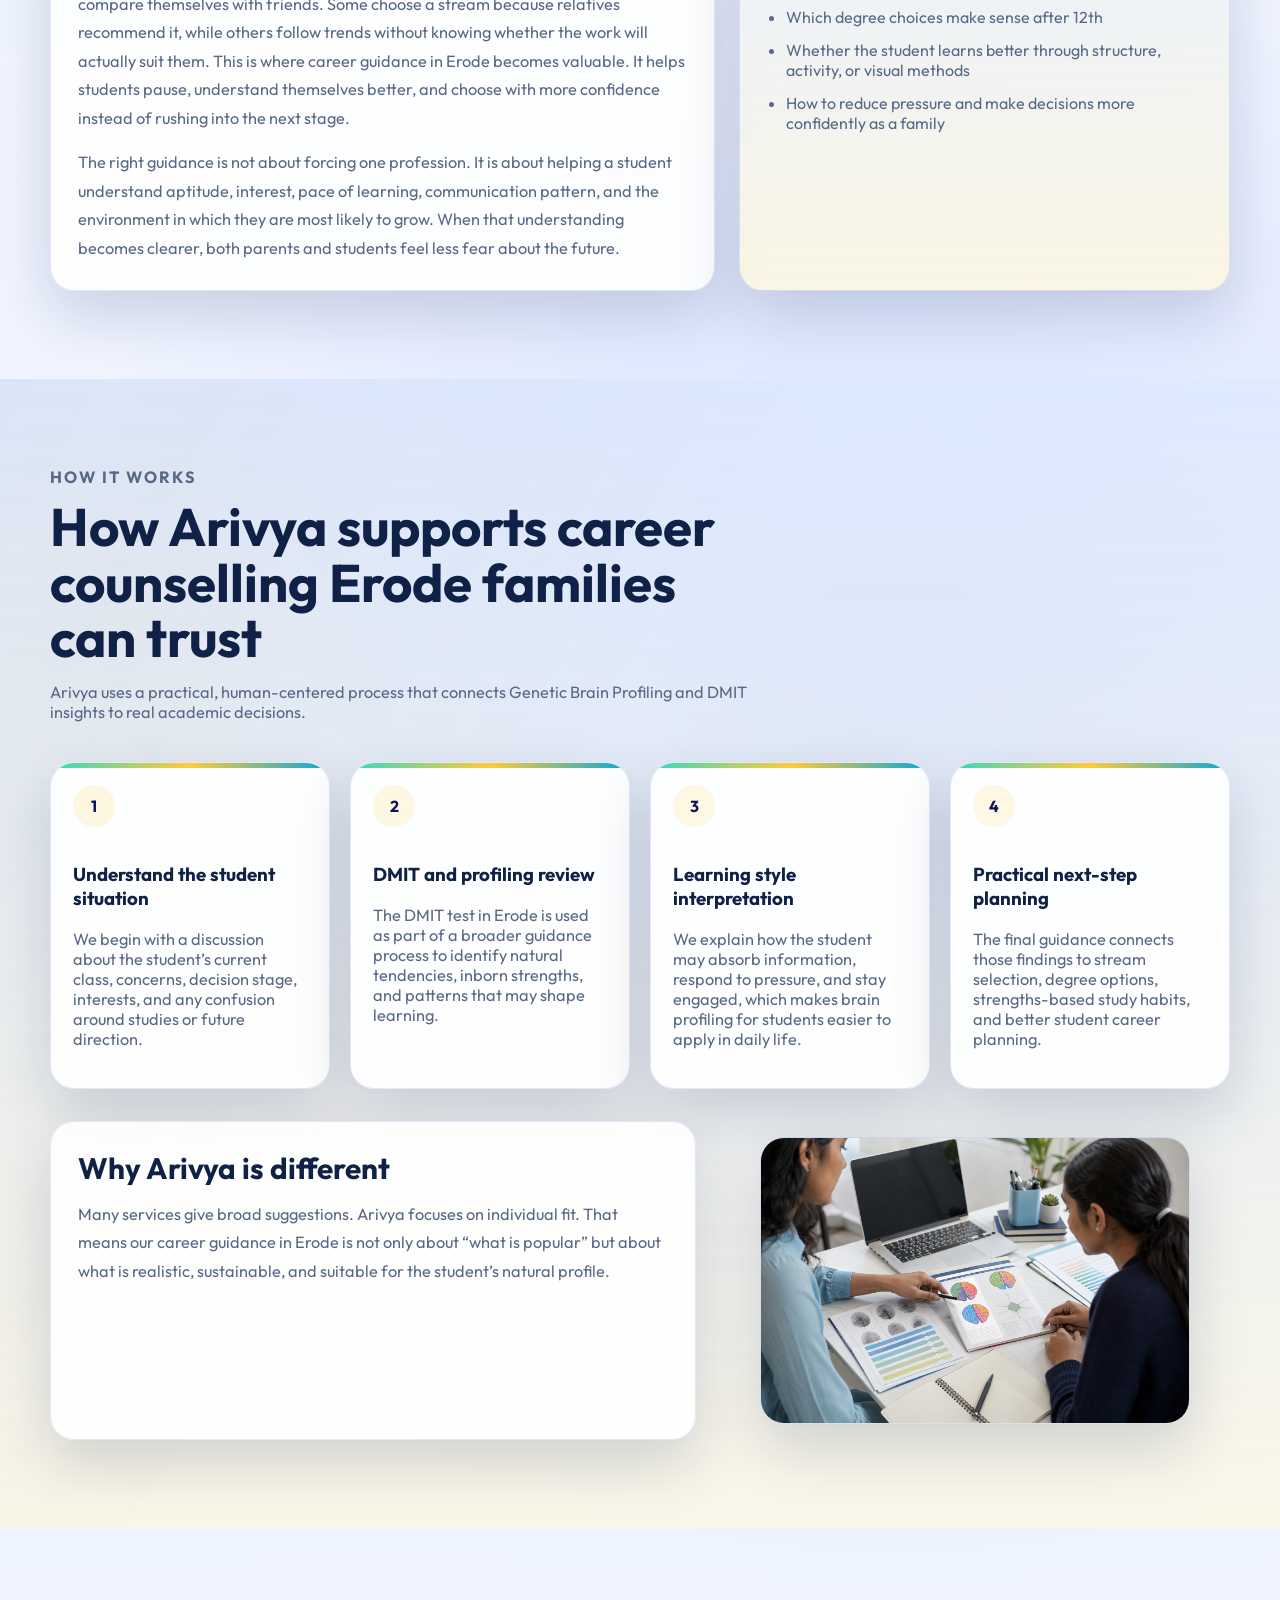
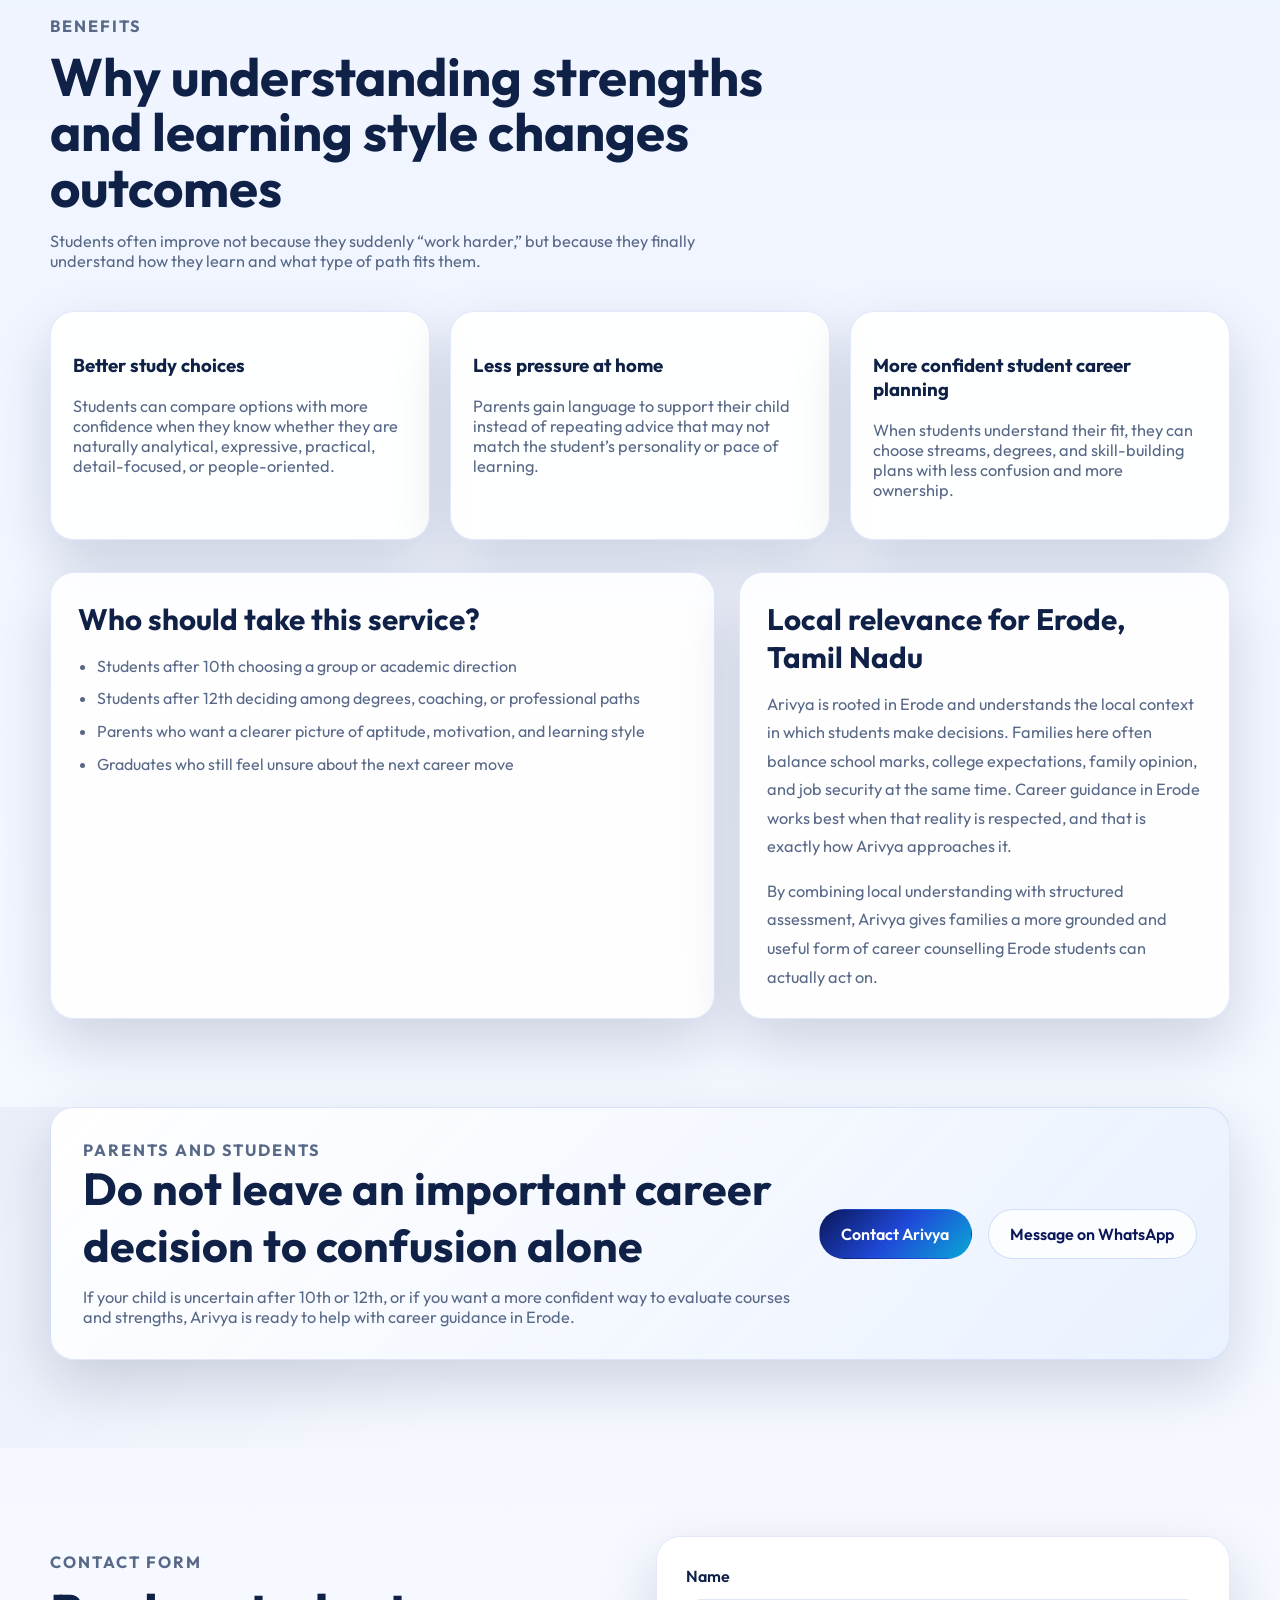
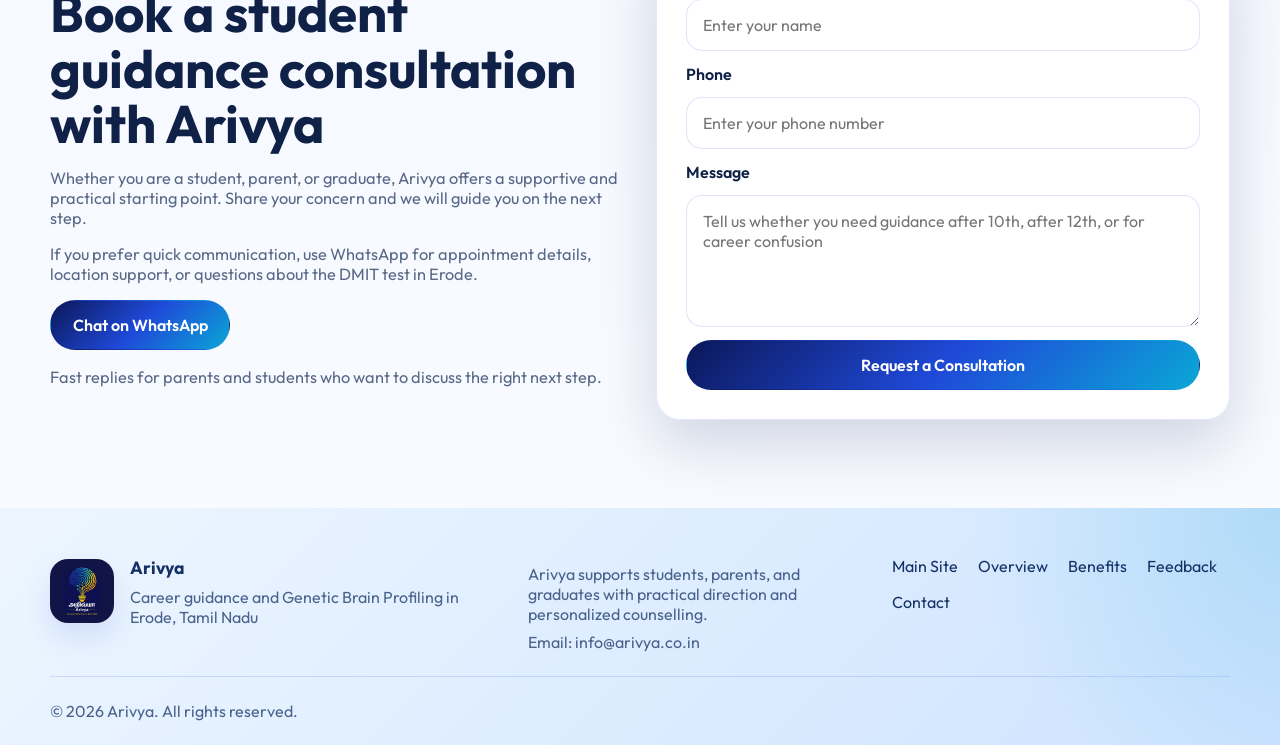
<file: career-guidance-students-erode.html>
<!DOCTYPE html>
<html lang="en">
  <head>
    <meta charset="UTF-8" />
    <meta name="viewport" content="width=device-width, initial-scale=1.0" />
    <title>Career Guidance for Students in Erode | Arivya</title>
    <meta
      name="description"
      content="Career guidance in Erode by Arivya helps students after 10th and 12th choose the right path with DMIT, brain profiling, and expert counselling support."
    />
    <link rel="preconnect" href="https://fonts.googleapis.com" />
    <link rel="preconnect" href="https://fonts.gstatic.com" crossorigin />
    <link
      href="https://fonts.googleapis.com/css2?family=Outfit:wght@300;400;500;600;700;800&display=swap"
      rel="stylesheet"
    />
    <link rel="apple-touch-icon" sizes="180x180" href="apple-touch-icon.png" />
    <link rel="icon" type="image/png" sizes="32x32" href="favicon-32x32.png" />
    <link rel="icon" type="image/png" sizes="16x16" href="favicon-16x16.png" />
    <link rel="icon" href="favicon.ico" />
    <link rel="manifest" href="site.webmanifest" />
    <link rel="stylesheet" href="style.css" />
  </head>
  <body>
    <header class="site-header">
      <div class="container nav-bar">
        <a href="#top" class="brand">
          <img class="brand-logo" src="assets/arivya_logo_new.png" alt="Arivya logo" />
          <span class="brand-text">
            <strong>Arivya</strong>
            <span>Uncover What You're Born With</span>
          </span>
        </a>

        <button class="nav-toggle" type="button" aria-label="Toggle navigation" aria-expanded="false">
          <span></span>
          <span></span>
          <span></span>
        </button>

        <nav class="nav-links">
          <a href="index.html#home">Main Site</a>
          <a href="#overview">Overview</a>
          <a href="#process">How It Works</a>
          <a href="#benefits">Benefits</a>
          <a href="#contact">Contact</a>
        </nav>
      </div>
    </header>

    <main id="top">
      <section class="hero section fingerprint-bg service-page-hero">
        <div class="container hero-grid">
          <div class="hero-content reveal">
            <p class="section-tag">Career Guidance for Students in Erode</p>
            <h1>Career Guidance for Students in Erode</h1>
            <p class="hero-text">
              After 10th or 12th, many students feel pulled in different directions. One
              person suggests engineering, another suggests medicine, another says to follow
              a “safe” degree, and the student is left trying to choose a future without
              understanding their own strengths. Arivya offers career guidance in Erode for
              families who want a calmer, more informed way to make those decisions.
            </p>
            <p class="hero-text">
              Our approach combines one-to-one guidance, brain profiling for students, and
              DMIT-based insights to help students understand how they learn, where they may
              perform best, and which academic paths are more aligned with their inborn
              potential. For parents in Erode, Tamil Nadu, this creates a clearer path
              forward than relying on marks, outside pressure, or guesswork alone.
            </p>

            <div class="service-anchors reveal">
              <a class="pill-link" href="#overview">Student Confusion</a>
              <a class="pill-link" href="#process">Arivya Process</a>
              <a class="pill-link" href="#benefits">Learning Style</a>
              <a class="pill-link" href="#contact">Book a Session</a>
            </div>

            <div class="hero-actions">
              <a class="btn btn-primary" href="#contact">Request Career Guidance</a>
              <a class="btn btn-secondary" href="https://wa.me/919976723540" target="_blank" rel="noopener">WhatsApp Arivya</a>
            </div>
          </div>

          <aside class="hero-visual reveal">
            <div class="hero-card">
              <div class="hero-card-top">
                <span class="mini-label">Arivya in Erode</span>
                <span class="mini-dot"></span>
              </div>
              <h2>Local student guidance with practical clarity for parents and children</h2>
              <p>
                This service page is built for students, parents, and graduates who need
                practical direction in Erode, Tamil Nadu before making an academic or career move.
              </p>
              <figure class="service-image-frame">
                <img
                  src="assets/career-guidance/student-career-guidance-erode.png"
                  alt="Student and parent in a career guidance consultation with an Arivya counsellor in Erode"
                />
              </figure>
              <ul class="hero-points">
                <li>DMIT test in Erode guidance for strengths and natural aptitude</li>
                <li>Career counselling Erode support for study and stream decisions</li>
                <li>Student career planning based on learning style and fit</li>
              </ul>
            </div>
          </aside>
        </div>
      </section>

      <section class="section" id="overview">
        <div class="container">
          <div class="section-heading reveal">
            <p class="section-tag">Overview</p>
            <h2>Why so many students need career guidance in Erode today</h2>
            <p>
              Students are making bigger decisions earlier than ever, but most still do not
              receive enough structured support before choosing a group, degree, or career path.
            </p>
          </div>

          <div class="content-split">
            <article class="content-panel reveal">
              <h3>Confusion after 10th and 12th is real</h3>
              <p>
                A student may do reasonably well in school and still have no idea what to do
                next. Another may be interested in a certain field but lack confidence because
                they compare themselves with friends. Some choose a stream because relatives
                recommend it, while others follow trends without knowing whether the work will
                actually suit them. This is where career guidance in Erode becomes valuable.
                It helps students pause, understand themselves better, and choose with more
                confidence instead of rushing into the next stage.
              </p>
              <p>
                The right guidance is not about forcing one profession. It is about helping
                a student understand aptitude, interest, pace of learning, communication
                pattern, and the environment in which they are most likely to grow. When
                that understanding becomes clearer, both parents and students feel less fear
                about the future.
              </p>
            </article>

            <aside class="content-panel content-panel-accent reveal">
              <h3>What families often want clarity on</h3>
              <ul class="check-list">
                <li>Which stream fits best after 10th</li>
                <li>Which degree choices make sense after 12th</li>
                <li>Whether the student learns better through structure, activity, or visual methods</li>
                <li>How to reduce pressure and make decisions more confidently as a family</li>
              </ul>
            </aside>
          </div>
        </div>
      </section>

      <section class="section soft-section fingerprint-bg" id="process">
        <div class="container">
          <div class="section-heading reveal">
            <p class="section-tag">How It Works</p>
            <h2>How Arivya supports career counselling Erode families can trust</h2>
            <p>
              Arivya uses a practical, human-centered process that connects Genetic Brain
              Profiling and DMIT insights to real academic decisions.
            </p>
          </div>

          <div class="steps-layout">
            <article class="step-card reveal">
              <span class="step-number">1</span>
              <h3>Understand the student situation</h3>
              <p>
                We begin with a discussion about the student’s current class, concerns,
                decision stage, interests, and any confusion around studies or future direction.
              </p>
            </article>

            <article class="step-card reveal">
              <span class="step-number">2</span>
              <h3>DMIT and profiling review</h3>
              <p>
                The DMIT test in Erode is used as part of a broader guidance process to
                identify natural tendencies, inborn strengths, and patterns that may shape learning.
              </p>
            </article>

            <article class="step-card reveal">
              <span class="step-number">3</span>
              <h3>Learning style interpretation</h3>
              <p>
                We explain how the student may absorb information, respond to pressure,
                and stay engaged, which makes brain profiling for students easier to apply in daily life.
              </p>
            </article>

            <article class="step-card reveal">
              <span class="step-number">4</span>
              <h3>Practical next-step planning</h3>
              <p>
                The final guidance connects those findings to stream selection, degree options,
                strengths-based study habits, and better student career planning.
              </p>
            </article>
          </div>

          <div class="service-summary reveal">
            <div class="summary-card">
              <h3>Why Arivya is different</h3>
              <p>
                Many services give broad suggestions. Arivya focuses on individual fit. That
                means our career guidance in Erode is not only about “what is popular” but
                about what is realistic, sustainable, and suitable for the student’s natural profile.
              </p>
            </div>
            <figure class="summary-card image-panel">
              <img
                src="assets/career-guidance/dmit-career-report-erode.png"
                alt="Counsellor explaining a DMIT and brain profiling report to a student"
              />
            </figure>
          </div>
        </div>
      </section>

      <section class="section" id="benefits">
        <div class="container">
          <div class="section-heading reveal">
            <p class="section-tag">Benefits</p>
            <h2>Why understanding strengths and learning style changes outcomes</h2>
            <p>
              Students often improve not because they suddenly “work harder,” but because they
              finally understand how they learn and what type of path fits them.
            </p>
          </div>

          <div class="card-grid service-card-grid">
            <article class="info-card reveal">
              <h3>Better study choices</h3>
              <p>
                Students can compare options with more confidence when they know whether they
                are naturally analytical, expressive, practical, detail-focused, or people-oriented.
              </p>
            </article>

            <article class="info-card reveal">
              <h3>Less pressure at home</h3>
              <p>
                Parents gain language to support their child instead of repeating advice that
                may not match the student’s personality or pace of learning.
              </p>
            </article>

            <article class="info-card reveal">
              <h3>More confident student career planning</h3>
              <p>
                When students understand their fit, they can choose streams, degrees, and
                skill-building plans with less confusion and more ownership.
              </p>
            </article>
          </div>

          <div class="content-split">
            <article class="content-panel reveal">
              <h3>Who should take this service?</h3>
              <ul class="check-list">
                <li>Students after 10th choosing a group or academic direction</li>
                <li>Students after 12th deciding among degrees, coaching, or professional paths</li>
                <li>Parents who want a clearer picture of aptitude, motivation, and learning style</li>
                <li>Graduates who still feel unsure about the next career move</li>
              </ul>
            </article>

            <article class="content-panel reveal">
              <h3>Local relevance for Erode, Tamil Nadu</h3>
              <p>
                Arivya is rooted in Erode and understands the local context in which students
                make decisions. Families here often balance school marks, college expectations,
                family opinion, and job security at the same time. Career guidance in Erode
                works best when that reality is respected, and that is exactly how Arivya approaches it.
              </p>
              <p>
                By combining local understanding with structured assessment, Arivya gives
                families a more grounded and useful form of career counselling Erode students
                can actually act on.
              </p>
            </article>
          </div>
        </div>
      </section>

      <section class="section fingerprint-bg service-cta-band">
        <div class="container cta-band reveal">
          <div>
            <p class="section-tag">Parents and Students</p>
            <h2>Do not leave an important career decision to confusion alone</h2>
            <p>
              If your child is uncertain after 10th or 12th, or if you want a more confident
              way to evaluate courses and strengths, Arivya is ready to help with career guidance in Erode.
            </p>
          </div>
          <div class="cta-band-actions">
            <a class="btn btn-primary" href="#contact">Contact Arivya</a>
            <a class="btn btn-secondary" href="https://wa.me/919976723540" target="_blank" rel="noopener">Message on WhatsApp</a>
          </div>
        </div>
      </section>

      <section class="contact section" id="contact">
        <div class="container contact-grid">
          <div class="contact-copy reveal">
            <p class="section-tag">Contact Form</p>
            <h2>Book a student guidance consultation with Arivya</h2>
            <p>
              Whether you are a student, parent, or graduate, Arivya offers a supportive and
              practical starting point. Share your concern and we will guide you on the next step.
            </p>
            <p>
              If you prefer quick communication, use WhatsApp for appointment details, location
              support, or questions about the DMIT test in Erode.
            </p>
            <div class="contact-cta-group">
              <a class="btn btn-primary" href="https://wa.me/919976723540" target="_blank" rel="noopener">Chat on WhatsApp</a>
              <p class="cta-note">Fast replies for parents and students who want to discuss the right next step.</p>
            </div>
          </div>

          <form class="contact-form reveal" id="contactForm">
            <label for="name">Name</label>
            <input id="name" name="name" type="text" placeholder="Enter your name" required />

            <label for="phone">Phone</label>
            <input id="phone" name="phone" type="tel" placeholder="Enter your phone number" required />

            <label for="message">Message</label>
            <textarea
              id="message"
              name="message"
              rows="5"
              placeholder="Tell us whether you need guidance after 10th, after 12th, or for career confusion"
              required
            ></textarea>

            <button class="btn btn-primary" type="submit">Request a Consultation</button>
          </form>
        </div>
      </section>
    </main>

    <footer class="site-footer">
      <div class="container footer-wrap">
        <div class="footer-brand">
          <img class="footer-logo" src="assets/arivya_logo_new.png" alt="Arivya logo" />
          <div>
            <strong>Arivya</strong>
            <p>Career guidance and Genetic Brain Profiling in Erode, Tamil Nadu</p>
          </div>
        </div>
        <div class="footer-copy">
          <p>Arivya supports students, parents, and graduates with practical direction and personalized counselling.</p>
          <p>Email: <a href="mailto:info@arivya.co.in">info@arivya.co.in</a></p>
        </div>
        <div class="footer-links">
          <a href="index.html#home">Main Site</a>
          <a href="#overview">Overview</a>
          <a href="#benefits">Benefits</a>
          <a href="feedback.html">Feedback</a>
          <a href="#contact">Contact</a>
        </div>
      </div>
      <div class="container footer-bottom">
        <p>© 2026 Arivya. All rights reserved.</p>
      </div>
    </footer>

    <a
      class="whatsapp-float"
      href="https://wa.me/919976723540"
      target="_blank"
      rel="noopener"
      aria-label="Chat on WhatsApp"
    >
      WhatsApp
    </a>

    <script src="script.js"></script>
  </body>
</html>
</file>
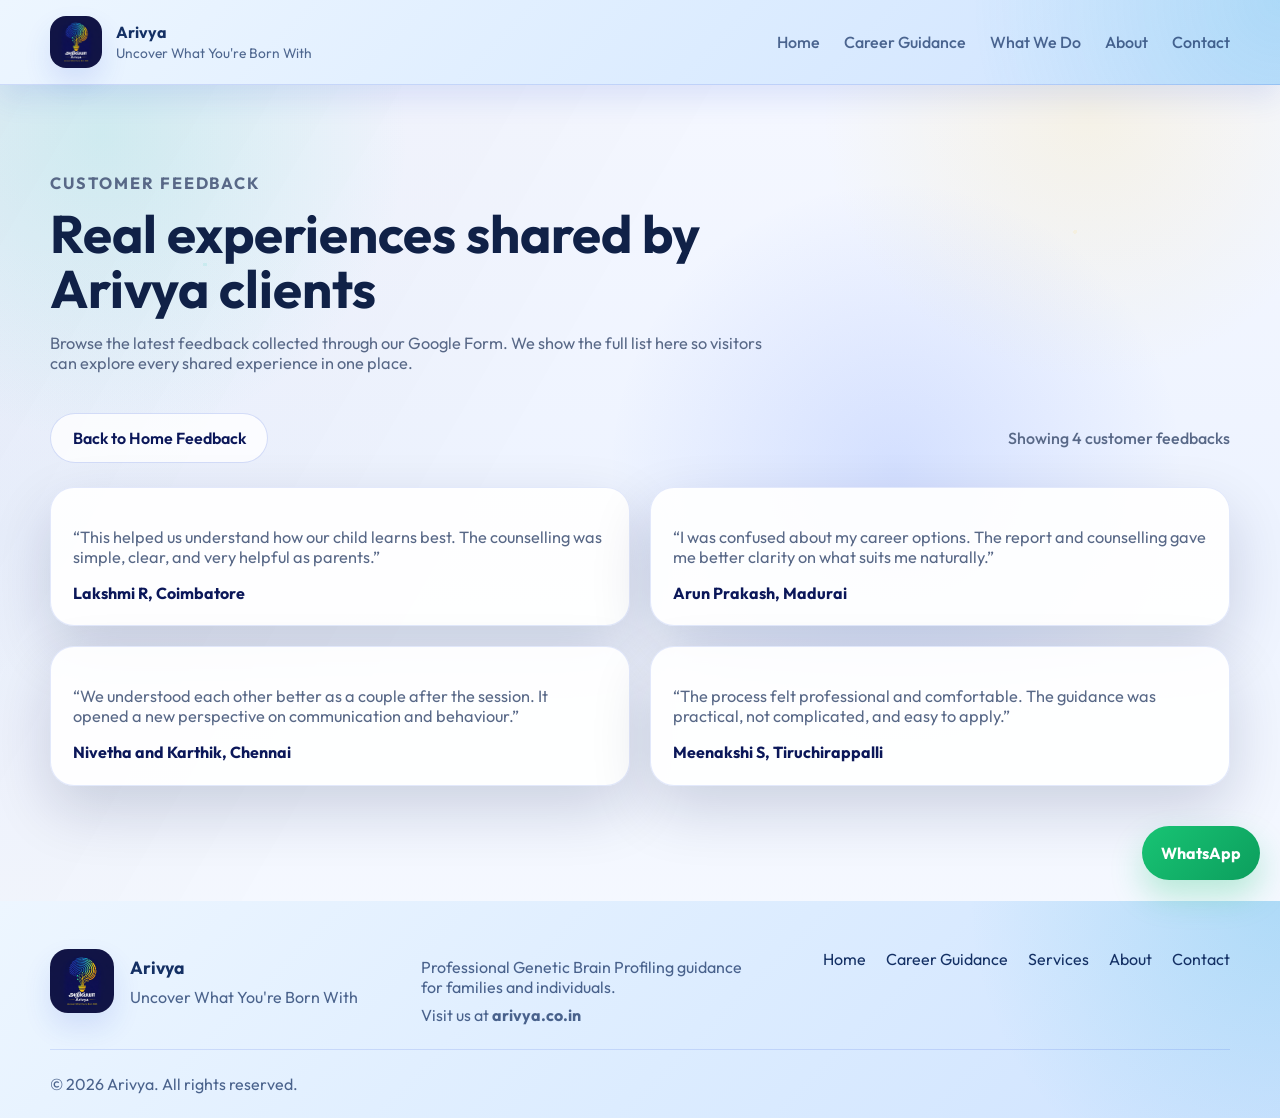
<file: feedback.html>
<!DOCTYPE html>
<html lang="en">
  <head>
    <meta charset="UTF-8" />
    <meta name="viewport" content="width=device-width, initial-scale=1.0" />
    <title>Arivya | Customer Feedback</title>
    <meta
      name="description"
      content="Read customer feedback and experiences shared by Arivya clients across Tamil Nadu."
    />
    <link rel="preconnect" href="https://fonts.googleapis.com" />
    <link rel="preconnect" href="https://fonts.gstatic.com" crossorigin />
    <link
      href="https://fonts.googleapis.com/css2?family=Outfit:wght@300;400;500;600;700;800&display=swap"
      rel="stylesheet"
    />
    <link rel="apple-touch-icon" sizes="180x180" href="apple-touch-icon.png" />
    <link rel="icon" type="image/png" sizes="32x32" href="favicon-32x32.png" />
    <link rel="icon" type="image/png" sizes="16x16" href="favicon-16x16.png" />
    <link rel="icon" href="favicon.ico" />
    <link rel="manifest" href="site.webmanifest" />
    <link rel="stylesheet" href="style.css" />
  </head>
  <body>
    <header class="site-header">
      <div class="container nav-bar">
        <a href="index.html#home" class="brand">
          <img class="brand-logo" src="assets/arivya_logo_new.png" alt="Arivya logo" />
          <span class="brand-text">
            <strong>Arivya</strong>
            <span>Uncover What You're Born With</span>
          </span>
        </a>

        <button class="nav-toggle" type="button" aria-label="Toggle navigation" aria-expanded="false">
          <span></span>
          <span></span>
          <span></span>
        </button>

        <nav class="nav-links">
          <a href="index.html#home">Home</a>
          <a href="career-guidance-students-erode.html">Career Guidance</a>
          <a href="index.html#services">What We Do</a>
          <a href="index.html#about">About</a>
          <a href="index.html#contact">Contact</a>
        </nav>
      </div>
    </header>

    <main>
      <section class="section fingerprint-bg feedback-page-hero">
        <div class="container">
          <div class="section-heading reveal">
            <p class="section-tag">Customer Feedback</p>
            <h2>Real experiences shared by Arivya clients</h2>
            <p>
              Browse the latest feedback collected through our Google Form. We show the full
              list here so visitors can explore every shared experience in one place.
            </p>
          </div>

          <div class="feedback-page-topbar reveal">
            <a class="btn btn-secondary" href="index.html#testimonials">Back to Home Feedback</a>
            <p class="feedback-count" id="feedbackCount">Loading feedback...</p>
          </div>

          <div class="testimonial-grid feedback-page-grid" id="feedbackList">
            <article class="testimonial-card reveal">
              <p>Loading the latest feedback...</p>
              <h3>Arivya</h3>
            </article>
          </div>
        </div>
      </section>
    </main>

    <footer class="site-footer">
      <div class="container footer-wrap">
        <div class="footer-brand">
          <img class="footer-logo" src="assets/arivya_logo_new.png" alt="Arivya logo" />
          <div>
            <strong>Arivya</strong>
            <p>Uncover What You're Born With</p>
          </div>
        </div>
        <div class="footer-copy">
          <p>Professional Genetic Brain Profiling guidance for families and individuals.</p>
          <p>Visit us at <strong>arivya.co.in</strong></p>
        </div>
        <div class="footer-links">
          <a href="index.html#home">Home</a>
          <a href="career-guidance-students-erode.html">Career Guidance</a>
          <a href="index.html#services">Services</a>
          <a href="index.html#about">About</a>
          <a href="index.html#contact">Contact</a>
        </div>
      </div>
      <div class="container footer-bottom">
        <p>© 2026 Arivya. All rights reserved.</p>
      </div>
    </footer>

    <a
      class="whatsapp-float"
      href="https://wa.me/919976723540"
      target="_blank"
      rel="noopener"
      aria-label="Chat on WhatsApp"
    >
      WhatsApp
    </a>

    <script src="script.js"></script>
  </body>
</html>
</file>
<file: style.css>
:root {
  --primary: #1f49d8;
  --primary-dark: #0b1759;
  --secondary: #0aa7d6;
  --accent: #39d7c1;
  --accent-2: #2f63ff;
  --accent-3: #8ae9d8;
  --accent-4: #ffcb38;
  --accent-soft: rgba(255, 203, 56, 0.14);
  --bg: #071042;
  --surface: rgba(255, 255, 255, 0.92);
  --surface-strong: #ffffff;
  --text: #102147;
  --muted: #586887;
  --border: rgba(31, 73, 216, 0.12);
  --shadow: 0 24px 60px rgba(7, 16, 66, 0.16);
  --header-bg: #dcecff;
  --header-border: rgba(31, 73, 216, 0.16);
  --header-text: #143064;
  --header-muted: rgba(20, 48, 100, 0.72);
  --footer-bg: #dcecff;
  --footer-accent: #1f49d8;
  --footer-text: #143064;
  --footer-muted: rgba(20, 48, 100, 0.74);
  --footer-border: rgba(31, 73, 216, 0.14);
  --radius: 24px;
  --radius-sm: 18px;
  --container: 1180px;
}

*,
*::before,
*::after {
  box-sizing: border-box;
}

[hidden] {
  display: none !important;
}

html {
  scroll-behavior: smooth;
}

body {
  margin: 0;
  font-family: "Outfit", sans-serif;
  color: var(--text);
  background:
    radial-gradient(circle at 8% 12%, rgba(57, 215, 193, 0.16), transparent 20%),
    radial-gradient(circle at 85% 10%, rgba(255, 203, 56, 0.12), transparent 18%),
    radial-gradient(circle at 70% 42%, rgba(47, 99, 255, 0.14), transparent 26%),
    linear-gradient(180deg, #f6f8ff 0%, #edf3ff 48%, #f9fbff 100%);
}

a {
  color: inherit;
  text-decoration: none;
}

button,
input,
textarea {
  font: inherit;
}

img {
  max-width: 100%;
}

.container {
  width: min(calc(100% - 2rem), var(--container));
  margin: 0 auto;
}

.section {
  padding: 5.5rem 0;
  position: relative;
}

.fingerprint-bg::before {
  content: "";
  position: absolute;
  inset: 0;
  background-image:
    radial-gradient(circle at 16% 22%, rgba(57, 215, 193, 0.16) 0 2px, transparent 2px 100%),
    radial-gradient(circle at 84% 18%, rgba(255, 203, 56, 0.12) 0 2px, transparent 2px 100%),
    linear-gradient(120deg, rgba(11, 23, 89, 0.05), transparent 46%);
  opacity: 0.8;
  pointer-events: none;
}

.soft-section {
  background:
    linear-gradient(180deg, rgba(219, 233, 255, 0.56), rgba(255, 248, 223, 0.7)),
    radial-gradient(circle at 10% 20%, rgba(255, 203, 56, 0.08), transparent 20%);
}

.site-header {
  position: sticky;
  top: 0;
  z-index: 100;
  background:
    radial-gradient(circle at top right, rgba(10, 167, 214, 0.18), transparent 24%),
    linear-gradient(135deg, #edf6ff, var(--header-bg) 55%, #cfe3ff 100%);
  backdrop-filter: blur(16px);
  border-bottom: 1px solid var(--header-border);
  box-shadow: 0 12px 30px rgba(31, 73, 216, 0.12);
}

.nav-bar {
  min-height: 84px;
  display: flex;
  align-items: center;
  justify-content: space-between;
  gap: 1rem;
}

.brand {
  display: inline-flex;
  align-items: center;
  gap: 0.85rem;
}

.brand-logo {
  width: 52px;
  height: 52px;
  border-radius: 16px;
  object-fit: contain;
  background: rgba(255, 255, 255, 0.62);
  box-shadow: 0 14px 28px rgba(31, 73, 216, 0.12);
}

.brand-text {
  display: grid;
  gap: 0.15rem;
}

.brand-text strong {
  font-size: 1rem;
  color: var(--header-text);
}

.brand-text span {
  color: var(--header-muted);
  font-size: 0.86rem;
}

.nav-links {
  display: flex;
  align-items: center;
  gap: 1.5rem;
}

.nav-links a {
  color: var(--header-muted);
  font-weight: 500;
  transition: color 0.25s ease;
}

.nav-links a:hover {
  color: var(--footer-accent);
}

.nav-toggle {
  display: none;
  border: 0;
  background: transparent;
  padding: 0.35rem;
}

.nav-toggle span {
  display: block;
  width: 24px;
  height: 2px;
  border-radius: 999px;
  background: var(--header-text);
  margin: 5px 0;
  transition: transform 0.25s ease, opacity 0.25s ease;
}

.hero-grid,
.contact-grid {
  display: grid;
  grid-template-columns: repeat(2, minmax(0, 1fr));
  gap: 2rem;
  align-items: center;
}

.hero {
  overflow: hidden;
  padding-top: 6.25rem;
}

.section-tag {
  margin: 0 0 0.8rem;
  color: var(--primary-dark);
  font-size: 0.84rem;
  font-weight: 700;
  text-transform: uppercase;
  letter-spacing: 0.12em;
}

.hero-content h1,
.section-heading h2,
.about-content h2,
.contact-copy h2,
.hero-card h2 {
  margin: 0;
  line-height: 1.05;
}

.hero-content h1 {
  font-size: clamp(2.8rem, 6vw, 4.8rem);
  max-width: 11ch;
}

.hero-domain {
  margin: -0.6rem 0 0;
  color: var(--primary-dark);
  font-weight: 600;
}

.hero-text,
.section-heading p,
.about-content p,
.contact-copy p,
.info-card p,
.step-card p,
.testimonial-card p,
.hero-card p {
  color: var(--muted);
  font-size: 1.02rem;
}

.hero-seo-block {
  margin-top: 1.5rem;
  max-width: 44rem;
  padding: 1.1rem 1.2rem;
  border-radius: 20px;
  background: rgba(255, 255, 255, 0.72);
  border: 1px solid rgba(31, 73, 216, 0.1);
  box-shadow: 0 10px 30px rgba(10, 27, 89, 0.06);
}

.hero-seo-block h2 {
  margin: 0 0 0.7rem;
  color: var(--text);
  font-size: clamp(1.1rem, 2.1vw, 1.45rem);
  line-height: 1.25;
}

.hero-seo-block p {
  margin: 0;
  color: var(--muted);
  font-size: 1.02rem;
  line-height: 1.7;
}

.hero-seo-block p + p {
  margin-top: 0.85rem;
}

.content-split {
  display: grid;
  grid-template-columns: minmax(0, 1.15fr) minmax(300px, 0.85fr);
  gap: 1.5rem;
  margin-top: 2rem;
}

.content-panel {
  padding: 1.7rem;
  background: rgba(255, 255, 255, 0.88);
  border: 1px solid var(--border);
  border-radius: var(--radius);
  box-shadow: var(--shadow);
}

.content-panel h3 {
  margin: 0 0 0.85rem;
  font-size: clamp(1.4rem, 3vw, 1.85rem);
}

.content-panel p {
  margin: 0;
  color: var(--muted);
  font-size: 1.02rem;
  line-height: 1.75;
}

.content-panel p + p {
  margin-top: 1rem;
}

.content-panel-accent {
  background: linear-gradient(180deg, rgba(232, 240, 255, 0.92), rgba(255, 248, 223, 0.82));
}

.check-list {
  margin: 1.1rem 0 0;
  padding-left: 1.2rem;
  color: var(--muted);
}

.check-list li + li {
  margin-top: 0.8rem;
}

.image-placeholder {
  display: grid;
  place-items: center;
  gap: 0.45rem;
  min-height: 220px;
  margin-top: 1.35rem;
  padding: 1.25rem;
  border-radius: 20px;
  border: 1px dashed rgba(255, 255, 255, 0.35);
  background:
    linear-gradient(135deg, rgba(255, 255, 255, 0.08), rgba(57, 215, 193, 0.1)),
    rgba(255, 255, 255, 0.04);
  text-align: center;
}

.image-placeholder span {
  font-weight: 700;
  letter-spacing: 0.06em;
  text-transform: uppercase;
}

.image-placeholder small {
  max-width: 18rem;
  color: rgba(255, 255, 255, 0.76);
  line-height: 1.5;
}

.service-image-frame {
  margin: 1.35rem 0 0;
  border-radius: 22px;
  overflow: hidden;
  line-height: 0;
}

.service-image-frame img,
.image-panel img {
  display: block;
  width: 100%;
  height: 100%;
  object-fit: cover;
}

.image-placeholder-compact {
  min-height: 180px;
  border-color: rgba(31, 73, 216, 0.22);
  background:
    linear-gradient(135deg, rgba(255, 255, 255, 0.82), rgba(219, 233, 255, 0.84)),
    #fff;
}

.image-placeholder-compact small {
  color: var(--muted);
}

.service-page-hero {
  padding-bottom: 4rem;
}

.service-anchors {
  display: flex;
  flex-wrap: wrap;
  gap: 0.8rem;
  margin-top: 1.4rem;
}

.pill-link {
  display: inline-flex;
  align-items: center;
  min-height: 42px;
  padding: 0 1rem;
  border-radius: 999px;
  border: 1px solid rgba(31, 73, 216, 0.14);
  background: rgba(255, 255, 255, 0.76);
  color: var(--primary-dark);
  font-weight: 600;
}

.service-summary {
  display: grid;
  grid-template-columns: minmax(0, 0.95fr) minmax(280px, 0.75fr);
  gap: 1.5rem;
  margin-top: 2rem;
}

.summary-card {
  padding: 1.7rem;
  border-radius: var(--radius);
  border: 1px solid var(--border);
  background: rgba(255, 255, 255, 0.88);
  box-shadow: var(--shadow);
}

.summary-card h3 {
  margin: 0 0 0.8rem;
  font-size: clamp(1.4rem, 3vw, 1.85rem);
}

.summary-card p {
  margin: 0;
  color: var(--muted);
  font-size: 1.02rem;
  line-height: 1.75;
}

.image-panel {
  display: grid;
  place-items: center;
  gap: 0.45rem;
  min-height: 220px;
  padding: 0;
  overflow: hidden;
  text-align: center;
  background: transparent;
}

.image-panel span {
  font-weight: 700;
  letter-spacing: 0.06em;
  text-transform: uppercase;
}

.image-panel small {
  max-width: 18rem;
  color: var(--muted);
  line-height: 1.5;
}

.service-card-grid {
  grid-template-columns: repeat(3, minmax(0, 1fr));
}

.service-cta-band {
  padding-top: 0;
}

.cta-band {
  display: grid;
  grid-template-columns: minmax(0, 1.2fr) auto;
  gap: 1.5rem;
  align-items: center;
  padding: 2rem;
  border-radius: var(--radius);
  border: 1px solid rgba(31, 73, 216, 0.12);
  background:
    linear-gradient(135deg, rgba(255, 255, 255, 0.96), rgba(232, 240, 255, 0.9));
  box-shadow: var(--shadow);
}

.cta-band h2 {
  margin: 0 0 0.8rem;
  font-size: clamp(1.9rem, 4vw, 2.8rem);
}

.cta-band p {
  margin: 0;
  color: var(--muted);
  font-size: 1.02rem;
}

.cta-band-actions {
  display: flex;
  flex-wrap: wrap;
  gap: 1rem;
  justify-content: flex-start;
}

.hero-actions {
  display: flex;
  flex-wrap: wrap;
  gap: 1rem;
  margin: 2rem 0 2.2rem;
}

.btn {
  display: inline-flex;
  align-items: center;
  justify-content: center;
  min-height: 50px;
  padding: 0 1.35rem;
  border-radius: 999px;
  border: 1px solid transparent;
  font-weight: 600;
  transition: transform 0.25s ease, box-shadow 0.25s ease, background 0.25s ease;
}

.btn:hover {
  transform: translateY(-2px);
  box-shadow: 0 14px 28px rgba(7, 16, 66, 0.18);
}

.btn-primary {
  color: #fff;
  background: linear-gradient(135deg, var(--primary-dark), var(--primary), var(--secondary));
}

.btn-secondary {
  color: var(--primary-dark);
  background: rgba(255, 255, 255, 0.78);
  border-color: rgba(31, 73, 216, 0.18);
}

.hero-highlights,
.card-grid,
.steps-layout,
.testimonial-grid {
  display: grid;
  gap: 1.25rem;
}

.hero-highlights {
  grid-template-columns: repeat(3, minmax(0, 1fr));
}

.highlight-card,
.info-card,
.step-card,
.testimonial-card,
.feedback-box,
.contact-form,
.hero-card {
  background: var(--surface);
  border: 1px solid var(--border);
  border-radius: var(--radius);
  box-shadow: var(--shadow);
}

.highlight-card,
.info-card,
.step-card,
.testimonial-card {
  padding: 1.4rem;
}

.highlight-card strong {
  display: block;
  margin-bottom: 0.35rem;
}

.highlight-card span {
  color: var(--muted);
}

.hero-visual {
  position: relative;
}

.hero-card {
  padding: 2rem;
  background:
    linear-gradient(180deg, rgba(11, 23, 89, 0.98), rgba(18, 37, 123, 0.95)),
    #fff;
  color: rgba(255, 255, 255, 0.9);
}

.hero-card-top {
  display: flex;
  justify-content: space-between;
  align-items: center;
  margin-bottom: 1rem;
}

.mini-label {
  font-size: 0.82rem;
  font-weight: 700;
  color: var(--accent-4);
  letter-spacing: 0.08em;
  text-transform: uppercase;
}

.mini-dot {
  width: 14px;
  height: 14px;
  border-radius: 50%;
  background: linear-gradient(135deg, var(--accent), var(--accent-4));
}

.hero-points {
  padding-left: 1.15rem;
  margin: 1.2rem 0 0;
  color: rgba(255, 255, 255, 0.88);
}

.hero-points li + li {
  margin-top: 0.7rem;
}

.section-heading {
  max-width: 720px;
  margin: 0 auto 2.5rem 0;
}

.section-heading h2,
.about-content h2,
.contact-copy h2,
.hero-card h2 {
  font-size: clamp(2rem, 4.5vw, 3.3rem);
}

.card-grid {
  grid-template-columns: repeat(3, minmax(0, 1fr));
}

.card-icon {
  width: 52px;
  height: 52px;
  border-radius: 16px;
  display: grid;
  place-items: center;
  margin-bottom: 1rem;
  background: linear-gradient(135deg, rgba(57, 215, 193, 0.18), rgba(255, 203, 56, 0.18));
  color: var(--primary-dark);
  font-weight: 700;
}

.steps-layout {
  grid-template-columns: repeat(4, minmax(0, 1fr));
}

.step-card {
  position: relative;
  overflow: hidden;
}

.step-card::after {
  content: "";
  position: absolute;
  top: 0;
  left: 0;
  width: 100%;
  height: 5px;
  background: linear-gradient(90deg, var(--accent), var(--accent-4), var(--secondary));
}

.step-number {
  display: inline-grid;
  place-items: center;
  width: 42px;
  height: 42px;
  border-radius: 50%;
  margin-bottom: 1rem;
  background: var(--accent-soft);
  color: var(--primary-dark);
  font-weight: 700;
}

.section-logo {
  width: 96px;
  border-radius: 28px;
  display: block;
  box-shadow: var(--shadow);
}

.about-shell {
  display: grid;
  gap: 1.8rem;
}

.about-intro,
.about-panel,
.about-profile {
  background: var(--surface);
  border: 1px solid var(--border);
  border-radius: var(--radius);
  box-shadow: var(--shadow);
}

.about-intro {
  padding: 2rem;
}

.about-brand-lockup {
  display: flex;
  align-items: center;
  gap: 1.25rem;
  margin-bottom: 1.2rem;
}

.about-brand-lockup .section-tag {
  margin-bottom: 0.45rem;
}

.about-intro h2,
.about-panel h3,
.about-profile h3 {
  margin: 0;
}

.about-story {
  display: grid;
  grid-template-columns: minmax(0, 1.2fr) minmax(320px, 0.8fr);
  gap: 1.5rem;
}

.about-panel,
.about-profile {
  padding: 2rem;
}

.about-kicker {
  margin: 0 0 0.65rem;
  color: var(--primary);
  font-size: 0.84rem;
  font-weight: 700;
  letter-spacing: 0.12em;
  text-transform: uppercase;
}

.about-points,
.profile-list {
  display: grid;
  gap: 0.9rem;
  margin-top: 1.4rem;
}

.about-point,
.profile-item {
  padding: 1rem 1.1rem;
  border-radius: 18px;
  background: linear-gradient(135deg, rgba(219, 233, 255, 0.74), rgba(255, 248, 223, 0.68));
  border: 1px solid rgba(31, 73, 216, 0.08);
}

.about-point strong,
.profile-item strong {
  display: block;
  margin-bottom: 0.3rem;
}

.about-point span,
.profile-item span {
  color: var(--muted);
}

.testimonial-grid {
  grid-template-columns: repeat(2, minmax(0, 1fr));
}

.testimonial-card h3 {
  margin: 1rem 0 0;
  font-size: 1rem;
  color: var(--primary-dark);
}

.feedback-actions {
  display: flex;
  justify-content: center;
  margin-top: 1.5rem;
}

.feedback-box {
  display: grid;
  grid-template-columns: 0.9fr 1.1fr;
  gap: 1.5rem;
  margin-top: 2rem;
  padding: 1.8rem;
  background:
    linear-gradient(135deg, rgba(255, 255, 255, 0.98), rgba(232, 240, 255, 0.9));
}

.feedback-copy h3 {
  margin: 0 0 0.8rem;
  font-size: clamp(1.6rem, 3vw, 2.2rem);
}

.feedback-copy p {
  color: var(--muted);
}

.feedback-form {
  display: grid;
  gap: 0.8rem;
}

.feedback-form label {
  font-weight: 600;
}

.feedback-form input,
.feedback-form select,
.feedback-form textarea,
.contact-form input,
.contact-form textarea {
  width: 100%;
  padding: 0.95rem 1rem;
  border-radius: 16px;
  border: 1px solid rgba(31, 73, 216, 0.14);
  background: #fff;
  color: var(--text);
  outline: none;
  transition: border-color 0.2s ease, box-shadow 0.2s ease;
}

.contact-form {
  display: grid;
  gap: 0.8rem;
  padding: 1.8rem;
  background: rgba(255, 255, 255, 0.94);
}

.contact-form label {
  font-weight: 600;
}

.feedback-form input:focus,
.feedback-form select:focus,
.feedback-form textarea:focus,
.contact-form input:focus,
.contact-form textarea:focus {
  border-color: var(--primary);
  box-shadow: 0 0 0 4px rgba(47, 99, 255, 0.12);
}

.feedback-page-hero {
  min-height: calc(100vh - 84px);
}

.feedback-page-topbar {
  display: flex;
  justify-content: space-between;
  align-items: center;
  gap: 1rem;
  margin-bottom: 1.5rem;
}

.feedback-count {
  margin: 0;
  color: var(--muted);
  font-weight: 500;
}

.feedback-page-grid {
  grid-template-columns: repeat(2, minmax(0, 1fr));
}

.site-footer {
  background:
    radial-gradient(circle at top right, rgba(10, 167, 214, 0.18), transparent 24%),
    linear-gradient(135deg, #edf6ff, var(--footer-bg) 55%, #cfe3ff 100%);
  color: var(--footer-text);
  padding-top: 3rem;
}

.footer-wrap,
.footer-bottom {
  display: flex;
  justify-content: space-between;
  gap: 1.5rem;
}

.footer-wrap {
  align-items: flex-start;
  padding-bottom: 1.5rem;
}

.footer-wrap p,
.footer-bottom p {
  margin: 0.5rem 0 0;
  color: var(--footer-muted);
}

.footer-brand {
  display: flex;
  align-items: center;
  gap: 1rem;
}

.footer-brand strong {
  display: block;
  font-size: 1.1rem;
  color: var(--footer-text);
}

.footer-copy {
  max-width: 340px;
}

.footer-logo {
  width: 64px;
  height: 64px;
  border-radius: 18px;
  object-fit: contain;
  background: rgba(255, 255, 255, 0.62);
  box-shadow: 0 14px 28px rgba(31, 73, 216, 0.12);
}

.footer-links {
  display: flex;
  flex-wrap: wrap;
  gap: 1rem 1.25rem;
}

.footer-links a:hover {
  color: var(--footer-accent);
}

.footer-bottom {
  border-top: 1px solid var(--footer-border);
  padding: 1rem 0 1.5rem;
}

.whatsapp-float {
  position: fixed;
  right: 20px;
  bottom: 20px;
  z-index: 120;
  min-height: 54px;
  padding: 0 1.2rem;
  border-radius: 999px;
  display: inline-flex;
  align-items: center;
  justify-content: center;
  color: #fff;
  font-weight: 700;
  background: linear-gradient(135deg, #18c474, #0c9e5d);
  box-shadow: 0 16px 32px rgba(24, 196, 116, 0.28);
  transition: transform 0.25s ease;
}

.whatsapp-float:hover {
  transform: translateY(-2px);
}

.reveal {
  opacity: 0;
  transform: translateY(28px);
  transition: opacity 0.7s ease, transform 0.7s ease;
}

.reveal.visible {
  opacity: 1;
  transform: translateY(0);
}

@media (max-width: 980px) {
  .nav-toggle {
    display: block;
  }

  .nav-links {
    position: absolute;
    top: 84px;
    left: 1rem;
    right: 1rem;
    flex-direction: column;
    align-items: flex-start;
    padding: 1rem;
    background:
      radial-gradient(circle at top right, rgba(10, 167, 214, 0.18), transparent 24%),
      linear-gradient(135deg, #edf6ff, var(--header-bg) 55%, #cfe3ff 100%);
    border: 1px solid var(--header-border);
    border-radius: 20px;
    box-shadow: var(--shadow);
    opacity: 0;
    pointer-events: none;
    transform: translateY(-10px);
    transition: opacity 0.25s ease, transform 0.25s ease;
  }

  .nav-links.open {
    opacity: 1;
    pointer-events: auto;
    transform: translateY(0);
  }

  .nav-toggle.active span:nth-child(1) {
    transform: translateY(7px) rotate(45deg);
  }

  .nav-toggle.active span:nth-child(2) {
    opacity: 0;
  }

  .nav-toggle.active span:nth-child(3) {
    transform: translateY(-7px) rotate(-45deg);
  }

  .hero-grid,
  .about-story,
  .contact-grid,
  .content-split,
  .card-grid,
  .steps-layout,
  .service-summary,
  .testimonial-grid,
  .feedback-page-grid,
  .feedback-box,
  .hero-highlights,
  .cta-band,
  .service-card-grid {
    grid-template-columns: 1fr;
  }
}

@media (max-width: 640px) {
  .section {
    padding: 4.2rem 0;
  }

  .hero-content h1 {
    max-width: none;
  }

  .hero-actions,
  .service-anchors,
  .cta-band-actions,
  .footer-wrap,
  .footer-bottom,
  .feedback-page-topbar {
    flex-direction: column;
    align-items: flex-start;
  }

  .about-brand-lockup,
  .footer-brand {
    align-items: flex-start;
  }

  .hero-card,
  .contact-form,
  .feedback-box {
    padding: 1.4rem;
  }

  .whatsapp-float {
    right: 16px;
    bottom: 16px;
  }
}
</file>
<file: GBP_Website/style.css>
:root {
  --primary: #0f8b8d;
  --primary-dark: #0a6777;
  --secondary: #1b5f8a;
  --accent: #2ec4b6;
  --accent-2: #6a8dff;
  --accent-3: #7fdbca;
  --accent-4: #ffd166;
  --accent-soft: #d9f7f4;
  --bg: #f4fbfc;
  --surface: rgba(255, 255, 255, 0.88);
  --surface-strong: #ffffff;
  --text: #16323f;
  --muted: #5a7680;
  --border: rgba(15, 139, 141, 0.12);
  --shadow: 0 18px 40px rgba(16, 71, 92, 0.12);
  --radius: 24px;
  --radius-sm: 18px;
  --container: 1180px;
}

*,
*::before,
*::after {
  box-sizing: border-box;
}

html {
  scroll-behavior: smooth;
}

body {
  margin: 0;
  font-family: "Outfit", sans-serif;
  color: var(--text);
  background:
    radial-gradient(circle at top left, rgba(46, 196, 182, 0.16), transparent 28%),
    radial-gradient(circle at 90% 10%, rgba(27, 95, 138, 0.16), transparent 24%),
    radial-gradient(circle at 75% 55%, rgba(106, 141, 255, 0.12), transparent 24%),
    linear-gradient(180deg, #f8fdfe 0%, #eef9fb 52%, #edf4ff 100%);
}

a {
  color: inherit;
  text-decoration: none;
}

button,
input,
textarea {
  font: inherit;
}

img {
  max-width: 100%;
}

.container {
  width: min(calc(100% - 2rem), var(--container));
  margin: 0 auto;
}

.section {
  padding: 5.5rem 0;
  position: relative;
}

.fingerprint-bg::before {
  content: "";
  position: absolute;
  inset: 0;
  background-image:
    radial-gradient(circle at 20% 30%, rgba(46, 196, 182, 0.1) 0 2px, transparent 2px 100%),
    repeating-radial-gradient(circle at 20% 30%, rgba(15, 139, 141, 0.08) 0 2px, transparent 2px 14px),
    repeating-radial-gradient(circle at 80% 70%, rgba(27, 95, 138, 0.06) 0 2px, transparent 2px 12px),
    repeating-radial-gradient(circle at 75% 24%, rgba(106, 141, 255, 0.05) 0 2px, transparent 2px 11px);
  opacity: 0.65;
  pointer-events: none;
}

.fingerprint-logo {
  width: 86px;
  height: 86px;
  margin-bottom: 1rem;
  border-radius: 50%;
  border: 1px solid rgba(15, 139, 141, 0.14);
  background:
    radial-gradient(circle at center, rgba(255, 255, 255, 0.96) 0 22%, transparent 22%),
    repeating-radial-gradient(circle at center, rgba(15, 139, 141, 0.2) 0 2px, transparent 2px 8px),
    repeating-radial-gradient(circle at center, rgba(106, 141, 255, 0.16) 0 1px, transparent 1px 14px),
    linear-gradient(135deg, rgba(46, 196, 182, 0.22), rgba(106, 141, 255, 0.18));
  box-shadow: var(--shadow);
}

.fingerprint-logo-small {
  width: 64px;
  height: 64px;
}

.soft-section {
  background:
    linear-gradient(180deg, rgba(217, 247, 244, 0.38), rgba(239, 244, 255, 0.72)),
    radial-gradient(circle at 10% 20%, rgba(255, 209, 102, 0.08), transparent 20%);
}

.site-header {
  position: sticky;
  top: 0;
  z-index: 100;
  background: rgba(244, 251, 252, 0.9);
  backdrop-filter: blur(16px);
  border-bottom: 1px solid rgba(15, 139, 141, 0.08);
}

.nav-bar {
  min-height: 84px;
  display: flex;
  align-items: center;
  justify-content: space-between;
  gap: 1rem;
}

.brand {
  display: inline-flex;
  align-items: center;
  gap: 0.85rem;
}

.brand-badge {
  width: 48px;
  height: 48px;
  border-radius: 50%;
  display: grid;
  place-items: center;
  color: #fff;
  font-weight: 700;
  background: linear-gradient(135deg, var(--primary), var(--secondary));
  box-shadow: var(--shadow);
}

.brand-text {
  display: grid;
  gap: 0.15rem;
}

.brand-text strong {
  font-size: 1rem;
}

.brand-text span {
  color: var(--muted);
  font-size: 0.86rem;
}

.nav-links {
  display: flex;
  align-items: center;
  gap: 1.5rem;
}

.nav-links a {
  color: var(--muted);
  font-weight: 500;
  transition: color 0.25s ease;
}

.nav-links a:hover {
  color: var(--primary-dark);
}

.nav-toggle {
  display: none;
  border: 0;
  background: transparent;
  padding: 0.35rem;
}

.nav-toggle span {
  display: block;
  width: 24px;
  height: 2px;
  border-radius: 999px;
  background: var(--text);
  margin: 5px 0;
  transition: transform 0.25s ease, opacity 0.25s ease;
}

.hero-grid,
.about-grid,
.contact-grid {
  display: grid;
  grid-template-columns: repeat(2, minmax(0, 1fr));
  gap: 2rem;
  align-items: center;
}

.hero {
  overflow: hidden;
}

.section-tag {
  margin: 0 0 0.8rem;
  color: var(--primary-dark);
  font-size: 0.84rem;
  font-weight: 700;
  text-transform: uppercase;
  letter-spacing: 0.12em;
}

.hero-content h1,
.section-heading h2,
.about-content h2,
.contact-copy h2,
.hero-card h2 {
  margin: 0;
  line-height: 1.05;
}

.hero-content h1 {
  font-size: clamp(2.8rem, 6vw, 4.8rem);
  max-width: 10ch;
}

.hero-text,
.section-heading p,
.about-content p,
.contact-copy p,
.info-card p,
.step-card p,
.testimonial-card p,
.hero-card p {
  color: var(--muted);
  font-size: 1.02rem;
}

.hero-actions {
  display: flex;
  flex-wrap: wrap;
  gap: 1rem;
  margin: 2rem 0 2.2rem;
}

.btn {
  display: inline-flex;
  align-items: center;
  justify-content: center;
  min-height: 50px;
  padding: 0 1.35rem;
  border-radius: 999px;
  border: 1px solid transparent;
  font-weight: 600;
  transition: transform 0.25s ease, box-shadow 0.25s ease, background 0.25s ease;
}

.btn:hover {
  transform: translateY(-2px);
  box-shadow: 0 12px 24px rgba(15, 139, 141, 0.16);
}

.btn-primary {
  color: #fff;
  background: linear-gradient(135deg, var(--primary), var(--secondary));
}

.btn-secondary {
  color: var(--primary-dark);
  background: rgba(255, 255, 255, 0.7);
  border-color: rgba(15, 139, 141, 0.18);
}

.hero-highlights,
.card-grid,
.steps-layout,
.testimonial-grid {
  display: grid;
  gap: 1.25rem;
}

.hero-highlights {
  grid-template-columns: repeat(3, minmax(0, 1fr));
}

.highlight-card,
.info-card,
.step-card,
.stat-card,
.testimonial-card,
.feedback-box,
.contact-form,
.hero-card {
  background: var(--surface);
  border: 1px solid var(--border);
  border-radius: var(--radius);
  box-shadow: var(--shadow);
}

.highlight-card,
.info-card,
.step-card,
.stat-card,
.testimonial-card {
  padding: 1.4rem;
}

.highlight-card strong,
.stat-card strong {
  display: block;
  margin-bottom: 0.35rem;
}

.highlight-card span,
.stat-card span {
  color: var(--muted);
}

.hero-visual {
  position: relative;
}

.hero-card {
  padding: 2rem;
  background:
    linear-gradient(180deg, rgba(255, 255, 255, 0.96), rgba(228, 249, 248, 0.84)),
    #fff;
}

.hero-card-top {
  display: flex;
  justify-content: space-between;
  align-items: center;
  margin-bottom: 1rem;
}

.mini-label {
  font-size: 0.82rem;
  font-weight: 700;
  color: var(--primary-dark);
  letter-spacing: 0.08em;
  text-transform: uppercase;
}

.mini-dot {
  width: 14px;
  height: 14px;
  border-radius: 50%;
  background: linear-gradient(135deg, var(--accent), var(--secondary));
}

.hero-points {
  padding-left: 1.15rem;
  margin: 1.2rem 0 0;
  color: var(--text);
}

.hero-points li + li {
  margin-top: 0.7rem;
}

.section-heading {
  max-width: 720px;
  margin: 0 auto 2.5rem 0;
}

.section-heading h2,
.about-content h2,
.contact-copy h2,
.hero-card h2 {
  font-size: clamp(2rem, 4.5vw, 3.3rem);
}

.card-grid {
  grid-template-columns: repeat(3, minmax(0, 1fr));
}

.card-icon {
  width: 52px;
  height: 52px;
  border-radius: 16px;
  display: grid;
  place-items: center;
  margin-bottom: 1rem;
  background: linear-gradient(135deg, rgba(46, 196, 182, 0.2), rgba(106, 141, 255, 0.18));
  color: var(--primary-dark);
  font-weight: 700;
}

.steps-layout {
  grid-template-columns: repeat(4, minmax(0, 1fr));
}

.step-card {
  position: relative;
  overflow: hidden;
}

.step-card::after {
  content: "";
  position: absolute;
  top: 0;
  left: 0;
  width: 100%;
  height: 5px;
  background: linear-gradient(90deg, var(--accent), var(--accent-2), var(--secondary));
}

.step-number {
  display: inline-grid;
  place-items: center;
  width: 42px;
  height: 42px;
  border-radius: 50%;
  margin-bottom: 1rem;
  background: var(--accent-soft);
  color: var(--primary-dark);
  font-weight: 700;
}

.about-stats {
  display: grid;
  gap: 1rem;
}

.testimonial-grid {
  grid-template-columns: repeat(2, minmax(0, 1fr));
}

.testimonial-card h3 {
  margin: 1rem 0 0;
  font-size: 1rem;
  color: var(--primary-dark);
}

.feedback-box {
  display: grid;
  grid-template-columns: 0.9fr 1.1fr;
  gap: 1.5rem;
  margin-top: 2rem;
  padding: 1.8rem;
  background:
    linear-gradient(135deg, rgba(255, 255, 255, 0.96), rgba(230, 247, 255, 0.88));
}

.feedback-copy h3 {
  margin: 0 0 0.8rem;
  font-size: clamp(1.6rem, 3vw, 2.2rem);
}

.feedback-copy p {
  color: var(--muted);
}

.feedback-form {
  display: grid;
  gap: 0.8rem;
}

.feedback-form label {
  font-weight: 600;
}

.feedback-form input,
.feedback-form select,
.feedback-form textarea,
.contact-form input,
.contact-form textarea {
  width: 100%;
  padding: 0.95rem 1rem;
  border-radius: 16px;
  border: 1px solid rgba(15, 139, 141, 0.16);
  background: #fff;
  color: var(--text);
  outline: none;
  transition: border-color 0.2s ease, box-shadow 0.2s ease;
}

.contact-form {
  display: grid;
  gap: 0.8rem;
  padding: 1.8rem;
  background: rgba(255, 255, 255, 0.94);
}

.contact-form label {
  font-weight: 600;
}

.feedback-form input:focus,
.feedback-form select:focus,
.feedback-form textarea:focus,
.contact-form input:focus,
.contact-form textarea:focus {
  border-color: var(--primary);
  box-shadow: 0 0 0 4px rgba(46, 196, 182, 0.14);
}

.site-footer {
  background: #0f3443;
  color: rgba(255, 255, 255, 0.88);
  padding-top: 3rem;
}

.footer-wrap,
.footer-bottom {
  display: flex;
  justify-content: space-between;
  gap: 1.5rem;
}

.footer-wrap {
  align-items: flex-start;
  padding-bottom: 1.5rem;
}

.footer-wrap p,
.footer-bottom p {
  margin: 0.5rem 0 0;
  color: rgba(255, 255, 255, 0.7);
}

.footer-links {
  display: flex;
  flex-wrap: wrap;
  gap: 1rem 1.25rem;
}

.footer-links a:hover {
  color: #ffffff;
}

.footer-bottom {
  border-top: 1px solid rgba(255, 255, 255, 0.12);
  padding: 1rem 0 1.5rem;
}

.whatsapp-float {
  position: fixed;
  right: 20px;
  bottom: 20px;
  z-index: 120;
  min-height: 54px;
  padding: 0 1.2rem;
  border-radius: 999px;
  display: inline-flex;
  align-items: center;
  justify-content: center;
  color: #fff;
  font-weight: 700;
  background: linear-gradient(135deg, #18c474, #0c9e5d);
  box-shadow: 0 16px 32px rgba(24, 196, 116, 0.28);
  transition: transform 0.25s ease;
}

.whatsapp-float:hover {
  transform: translateY(-2px);
}

.reveal {
  opacity: 0;
  transform: translateY(28px);
  transition: opacity 0.7s ease, transform 0.7s ease;
}

.reveal.visible {
  opacity: 1;
  transform: translateY(0);
}

@media (max-width: 980px) {
  .nav-toggle {
    display: block;
  }

  .nav-links {
    position: absolute;
    top: 84px;
    left: 1rem;
    right: 1rem;
    flex-direction: column;
    align-items: flex-start;
    padding: 1rem;
    background: rgba(255, 255, 255, 0.96);
    border: 1px solid var(--border);
    border-radius: 20px;
    box-shadow: var(--shadow);
    opacity: 0;
    pointer-events: none;
    transform: translateY(-10px);
    transition: opacity 0.25s ease, transform 0.25s ease;
  }

  .nav-links.open {
    opacity: 1;
    pointer-events: auto;
    transform: translateY(0);
  }

  .nav-toggle.active span:nth-child(1) {
    transform: translateY(7px) rotate(45deg);
  }

  .nav-toggle.active span:nth-child(2) {
    opacity: 0;
  }

  .nav-toggle.active span:nth-child(3) {
    transform: translateY(-7px) rotate(-45deg);
  }

  .hero-grid,
  .about-grid,
  .contact-grid,
  .card-grid,
  .steps-layout,
  .testimonial-grid,
  .feedback-box,
  .hero-highlights {
    grid-template-columns: 1fr;
  }
}

@media (max-width: 640px) {
  .section {
    padding: 4.2rem 0;
  }

  .hero-content h1 {
    max-width: none;
  }

  .hero-actions,
  .footer-wrap,
  .footer-bottom {
    flex-direction: column;
    align-items: flex-start;
  }

  .hero-card,
  .contact-form {
    padding: 1.4rem;
  }

  .whatsapp-float {
    right: 16px;
    bottom: 16px;
  }
}
</file>
